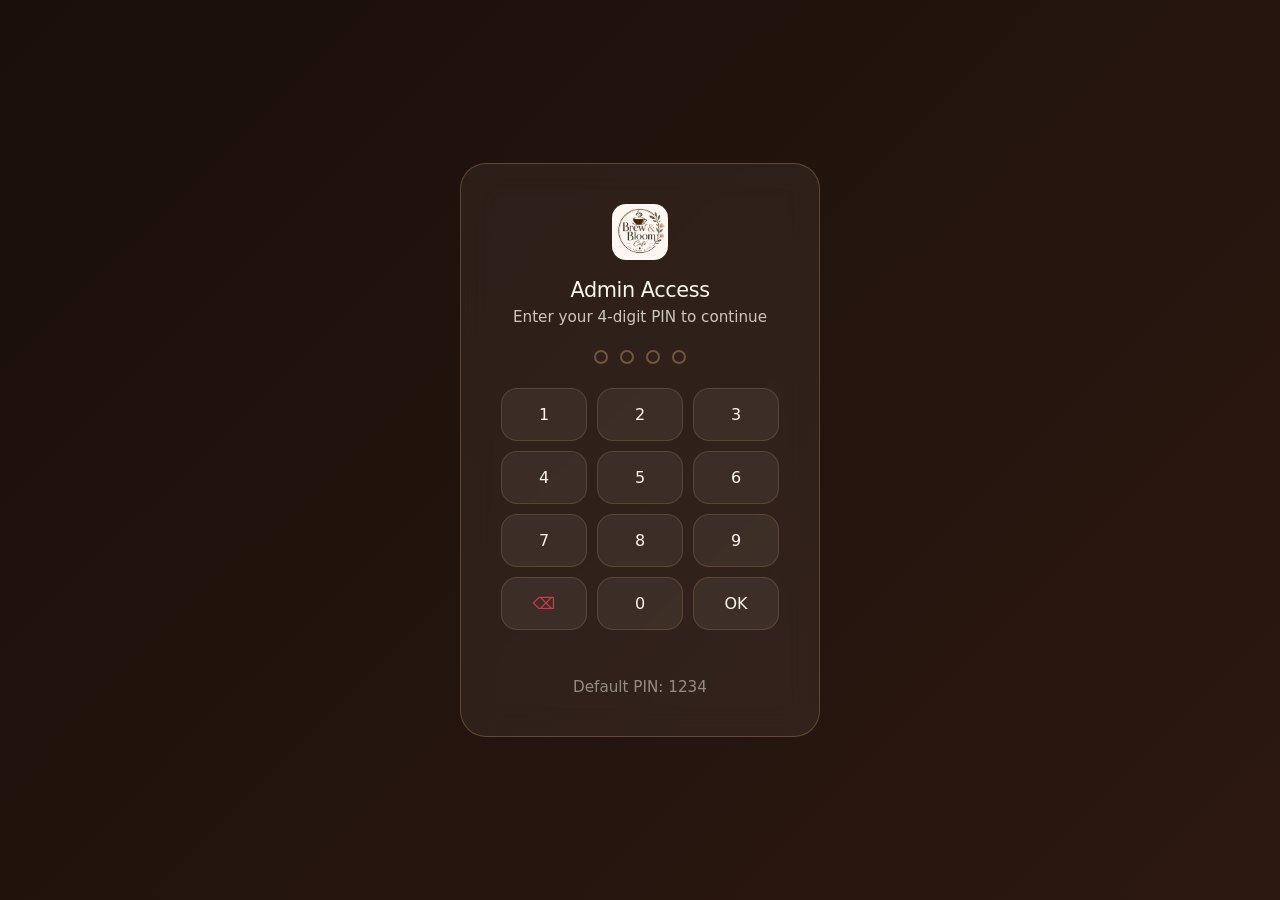
<file: website/admin.html>
<!doctype html>
<html lang="en">
<head>
  <meta charset="UTF-8" />
  <meta name="viewport" content="width=device-width, initial-scale=1.0" />
  <title>Admin Panel | Brew &amp; Bloom</title>
  <link rel="stylesheet" href="./style.css" />
  <style>
    /* ── Layout ── */
    body { overflow-x: hidden; }
    .admin-wrap {
      display: grid;
      grid-template-columns: 240px 1fr;
      min-height: 100vh;
    }
    @media(max-width:760px){ .admin-wrap{ grid-template-columns:1fr; } }

    /* ── Sidebar ── */
    .sidebar {
      position: sticky; top: 0; height: 100vh;
      background: linear-gradient(180deg, rgba(25,14,9,.98), rgba(44,24,16,.96));
      border-right: 1px solid rgba(212,165,116,.18);
      display: flex; flex-direction: column;
      padding: 24px 0; gap: 4px; overflow-y: auto;
    }
    .sidebar-logo {
      display: flex; align-items: center; gap: 12px;
      padding: 0 20px 20px;
      border-bottom: 1px solid rgba(212,165,116,.15);
      margin-bottom: 8px;
    }
    .sidebar-logo img { width: 38px; height: 38px; border-radius: 12px; object-fit: contain; }
    .sidebar-logo-text { font-weight: 900; font-size: .95rem; color: var(--cream); }
    .sidebar-logo-sub  { font-size: .75rem; color: var(--accent); }
    .nav-item {
      display: flex; align-items: center; gap: 12px;
      padding: 12px 20px; cursor: pointer;
      border-left: 3px solid transparent;
      color: rgba(250,245,237,.65); font-weight: 600; font-size: .92rem;
      transition: all .18s; background: transparent; border-top: 0; border-right: 0; border-bottom: 0;
      font: inherit; width: 100%; text-align: left;
    }
    .nav-item:hover { color: var(--cream); background: rgba(250,245,237,.05); }
    .nav-item.active {
      color: var(--accent); border-left-color: var(--accent);
      background: rgba(212,165,116,.08);
    }
    .nav-icon { font-size: 1.1rem; width: 22px; text-align: center; }
    .sidebar-section {
      padding: 14px 20px 6px;
      font-size: .72rem; text-transform: uppercase;
      letter-spacing: .1em; color: rgba(212,165,116,.45); font-weight: 700;
    }

    /* ── Main content ── */
    .admin-main { padding: 28px; overflow-y: auto; }
    .admin-header {
      display: flex; align-items: center; justify-content: space-between;
      margin-bottom: 24px; flex-wrap: wrap; gap: 12px;
    }
    .admin-header h1 { font-size: 1.6rem; font-weight: 900; }

    /* ── Stats cards ── */
    .stats-grid {
      display: grid; grid-template-columns: repeat(auto-fit, minmax(180px,1fr));
      gap: 16px; margin-bottom: 28px;
    }
    .stat-card {
      padding: 20px; border-radius: 20px;
      border: 1px solid rgba(212,165,116,.22);
      background: rgba(250,245,237,.05);
    }
    .stat-icon { font-size: 1.6rem; margin-bottom: 10px; }
    .stat-val  { font-size: 1.8rem; font-weight: 900; color: var(--white); }
    .stat-label{ font-size: .82rem; opacity: .7; margin-top: 4px; }
    .stat-trend{ font-size: .78rem; color: rgba(34,197,94,.85); margin-top: 6px; }

    /* ── Section card ── */
    .section-card {
      border-radius: 20px;
      border: 1px solid rgba(212,165,116,.18);
      background: rgba(250,245,237,.04);
      margin-bottom: 24px; overflow: hidden;
    }
    .section-head {
      padding: 16px 20px;
      border-bottom: 1px solid rgba(212,165,116,.12);
      display: flex; align-items: center; justify-content: space-between;
      font-weight: 800; font-size: 1rem;
    }

    /* ── Table ── */
    .admin-table { width: 100%; border-collapse: collapse; font-size: .88rem; }
    .admin-table th {
      padding: 12px 16px; text-align: left;
      border-bottom: 1px solid rgba(212,165,116,.15);
      color: var(--accent); font-weight: 700; font-size: .78rem;
      text-transform: uppercase; letter-spacing: .06em;
    }
    .admin-table td {
      padding: 12px 16px;
      border-bottom: 1px solid rgba(212,165,116,.08);
      color: rgba(250,245,237,.85);
    }
    .admin-table tr:last-child td { border-bottom: 0; }
    .admin-table tr:hover td { background: rgba(250,245,237,.03); }

    /* ── Status badge ── */
    .status-badge {
      display: inline-flex; align-items: center; gap: 5px;
      padding: 4px 10px; border-radius: 999px; font-size: .75rem; font-weight: 700;
    }
    .status-confirmed { background: rgba(34,197,94,.15); color: rgba(34,197,94,.9); border: 1px solid rgba(34,197,94,.3); }
    .status-pending   { background: rgba(250,204,21,.12); color: rgba(250,204,21,.9); border: 1px solid rgba(250,204,21,.3); }
    .status-cancelled { background: rgba(244,63,94,.12);  color: rgba(244,63,94,.9);  border: 1px solid rgba(244,63,94,.3); }

    /* ── Menu manager ── */
    .menu-item-row {
      display: grid; grid-template-columns: 54px 1fr auto auto;
      gap: 14px; align-items: center;
      padding: 12px 20px;
      border-bottom: 1px solid rgba(212,165,116,.08);
    }
    .menu-item-row:last-child { border-bottom: 0; }
    .menu-item-row img { width: 54px; height: 54px; border-radius: 12px; object-fit: cover; }
    .menu-edit-input {
      background: rgba(0,0,0,.2); border: 1px solid rgba(212,165,116,.2);
      border-radius: 10px; padding: 6px 10px; color: var(--cream);
      font: inherit; font-size: .85rem; width: 90px; text-align: center;
    }
    .toggle-avail {
      width: 42px; height: 24px; border-radius: 999px;
      border: 1px solid rgba(212,165,116,.3);
      background: rgba(250,245,237,.08);
      cursor: pointer; position: relative; transition: background .2s;
      flex-shrink: 0;
    }
    .toggle-avail.on { background: rgba(34,197,94,.3); border-color: rgba(34,197,94,.5); }
    .toggle-avail::after {
      content: ""; position: absolute; top: 3px; left: 3px;
      width: 16px; height: 16px; border-radius: 50%;
      background: rgba(250,245,237,.6); transition: left .2s, background .2s;
    }
    .toggle-avail.on::after { left: 21px; background: rgba(34,197,94,.9); }

    /* ── PIN screen ── */
    .pin-screen {
      position: fixed; inset: 0; z-index: 999;
      background: linear-gradient(135deg, #1a0f0a, #2c1810);
      display: flex; align-items: center; justify-content: center;
    }
    .pin-box {
      padding: 40px; border-radius: 26px;
      border: 1px solid rgba(212,165,116,.3);
      background: rgba(250,245,237,.06);
      backdrop-filter: blur(16px);
      text-align: center; max-width: 360px; width: 90%;
    }
    .pin-dots {
      display: flex; justify-content: center; gap: 12px; margin: 24px 0;
    }
    .pin-dot {
      width: 14px; height: 14px; border-radius: 50%;
      border: 2px solid rgba(212,165,116,.4);
      background: transparent; transition: background .2s;
    }
    .pin-dot.filled { background: var(--accent); border-color: var(--accent); }
    .pin-pad {
      display: grid; grid-template-columns: repeat(3,1fr); gap: 10px; margin-top: 8px;
    }
    .pin-key {
      padding: 16px; border-radius: 16px;
      border: 1px solid rgba(212,165,116,.2);
      background: rgba(250,245,237,.06);
      font-size: 1.2rem; font-weight: 700; color: var(--cream);
      cursor: pointer; font: inherit; transition: background .15s;
    }
    .pin-key:hover { background: rgba(250,245,237,.12); }
    .pin-key.del { color: rgba(244,63,94,.8); }
    .pin-error { color: rgba(244,63,94,.85); font-size: .85rem; margin-top: 12px; min-height: 20px; }

    /* ── Tabs ── */
    .tab-bar {
      display: flex; gap: 8px; flex-wrap: wrap;
      padding: 16px 20px 0;
    }
    .tab-btn {
      padding: 8px 16px; border-radius: 999px;
      border: 1px solid rgba(212,165,116,.2);
      background: transparent; color: rgba(250,245,237,.65);
      font: inherit; font-size: .85rem; font-weight: 600; cursor: pointer;
      transition: all .18s;
    }
    .tab-btn.active {
      background: rgba(212,165,116,.18); border-color: rgba(212,165,116,.6);
      color: var(--accent);
    }

    /* ── Empty state ── */
    .empty-state {
      padding: 40px; text-align: center;
      color: rgba(250,245,237,.4); font-size: .9rem;
    }

    /* ── Responsive ── */
    @media(max-width:760px){
      .sidebar{ position:fixed; left:-240px; z-index:100; transition:left .3s; width:240px; }
      .sidebar.open{ left:0; }
      .admin-main{ padding:16px; }
    }
  </style>
</head>
<body>

<!-- ══════════ PIN LOGIN ══════════ -->
<div class="pin-screen" id="pinScreen">
  <div class="pin-box">
    <img src="./image/logo.png" alt="logo"
         style="width:56px;height:56px;object-fit:contain;border-radius:14px;margin-bottom:14px;" />
    <div class="h2" style="font-size:1.3rem;">Admin Access</div>
    <div class="small muted" style="margin-top:6px;">Enter your 4-digit PIN to continue</div>
    <div class="pin-dots" id="pinDots">
      <div class="pin-dot" id="d0"></div>
      <div class="pin-dot" id="d1"></div>
      <div class="pin-dot" id="d2"></div>
      <div class="pin-dot" id="d3"></div>
    </div>
    <div class="pin-pad">
      <button class="pin-key" data-k="1">1</button>
      <button class="pin-key" data-k="2">2</button>
      <button class="pin-key" data-k="3">3</button>
      <button class="pin-key" data-k="4">4</button>
      <button class="pin-key" data-k="5">5</button>
      <button class="pin-key" data-k="6">6</button>
      <button class="pin-key" data-k="7">7</button>
      <button class="pin-key" data-k="8">8</button>
      <button class="pin-key" data-k="9">9</button>
      <button class="pin-key del" data-k="del">⌫</button>
      <button class="pin-key" data-k="0">0</button>
      <button class="pin-key" data-k="ok">OK</button>
    </div>
    <div class="pin-error" id="pinError"></div>
    <div class="small muted" style="margin-top:16px;opacity:.5;">Default PIN: 1234</div>
  </div>
</div>

<!-- ══════════ ADMIN LAYOUT ══════════ -->
<div class="admin-wrap" id="adminWrap" style="display:none;">

  <!-- Sidebar -->
  <aside class="sidebar" id="sidebar">
    <div class="sidebar-logo">
      <img src="./image/logo.png" alt="logo" />
      <div>
        <div class="sidebar-logo-text">Brew &amp; Bloom</div>
        <div class="sidebar-logo-sub">Admin Panel</div>
      </div>
    </div>

    <div class="sidebar-section">Overview</div>
    <button class="nav-item active" data-page="dashboard">
      <span class="nav-icon">📊</span> Dashboard
    </button>

    <div class="sidebar-section">Orders</div>
    <button class="nav-item" data-page="orders">
      <span class="nav-icon">🛍️</span> All Orders
    </button>
    <button class="nav-item" data-page="reservations">
      <span class="nav-icon">🪑</span> Reservations
    </button>

    <div class="sidebar-section">Catalogue</div>
    <button class="nav-item" data-page="menu">
      <span class="nav-icon">🍽️</span> Menu Manager
    </button>
    <button class="nav-item" data-page="coupons">
      <span class="nav-icon">🎟️</span> Coupons
    </button>

    <div class="sidebar-section">Settings</div>
    <button class="nav-item" data-page="settings">
      <span class="nav-icon">⚙️</span> Settings
    </button>

    <div style="flex:1;"></div>
    <div style="padding:16px 20px; border-top:1px solid rgba(212,165,116,.12); margin-top:8px;">
      <a href="index.html" class="btn btn-ghost ripple"
         style="width:100%;justify-content:center;padding:10px;font-size:.85rem;">
        ← Back to Site
      </a>
      <button id="lockBtn"
         style="width:100%;margin-top:8px;padding:10px;border-radius:999px;border:1px solid rgba(244,63,94,.3);
                background:rgba(244,63,94,.08);color:rgba(244,63,94,.8);font:inherit;font-size:.85rem;
                font-weight:600;cursor:pointer;transition:background .18s;">
        🔒 Lock
      </button>
    </div>
  </aside>

  <!-- Main -->
  <main class="admin-main" id="adminMain">
    <!-- Pages rendered by JS -->
  </main>
</div>

<script src="./data.js"></script>
<script>
'use strict';

/* ══════════════════════════════════════════
   PIN AUTH
══════════════════════════════════════════ */
const ADMIN_PIN = '1234';
let   pinEntry  = '';

function updateDots() {
  for (let i = 0; i < 4; i++) {
    document.getElementById('d' + i).classList.toggle('filled', i < pinEntry.length);
  }
}

document.querySelectorAll('.pin-key').forEach(btn => {
  btn.addEventListener('click', () => {
    const k = btn.dataset.k;
    if (k === 'del') { pinEntry = pinEntry.slice(0, -1); }
    else if (k === 'ok') { checkPin(); }
    else if (pinEntry.length < 4) { pinEntry += k; }
    updateDots();
    if (pinEntry.length === 4 && k !== 'ok') checkPin();
  });
});

document.addEventListener('keydown', e => {
  if (!document.getElementById('pinScreen').style.display !== 'none') return;
  if (e.key >= '0' && e.key <= '9' && pinEntry.length < 4) { pinEntry += e.key; updateDots(); if (pinEntry.length === 4) checkPin(); }
  if (e.key === 'Backspace') { pinEntry = pinEntry.slice(0,-1); updateDots(); }
  if (e.key === 'Enter') checkPin();
});

function checkPin() {
  if (pinEntry === ADMIN_PIN) {
    document.getElementById('pinScreen').style.display = 'none';
    document.getElementById('adminWrap').style.display = 'grid';
    renderPage('dashboard');
  } else {
    document.getElementById('pinError').textContent = '✕ Incorrect PIN. Try again.';
    pinEntry = '';
    updateDots();
    setTimeout(() => document.getElementById('pinError').textContent = '', 2000);
  }
}

document.getElementById('lockBtn').addEventListener('click', () => {
  pinEntry = '';
  updateDots();
  document.getElementById('adminWrap').style.display = 'none';
  document.getElementById('pinScreen').style.display  = 'flex';
});

/* ══════════════════════════════════════════
   DATA HELPERS
══════════════════════════════════════════ */
function getOrders() {
  // Collect from bb_lastOrder_v1 + any seeded demo orders
  const last = safeGet('bb_lastOrder_v1');
  const all  = safeGet('bb_all_orders_v1') || [];
  // Merge last order into list (avoid dupes)
  if (last && !all.find(o => o.orderId === last.orderId)) {
    all.unshift(last);
    localStorage.setItem('bb_all_orders_v1', JSON.stringify(all));
  }
  return all;
}

function getReservations() {
  const last = safeGet('bb_lastReservation_v1');
  const all  = safeGet('bb_all_reservations_v1') || [];
  if (last && !all.find(r => r.reservationId === last.reservationId)) {
    all.unshift(last);
    localStorage.setItem('bb_all_reservations_v1', JSON.stringify(all));
  }
  return all;
}

function safeGet(key) {
  try { return JSON.parse(localStorage.getItem(key) || 'null'); } catch { return null; }
}

function getMenuOverrides() {
  return safeGet('bb_menu_overrides_v1') || {};
}
function saveMenuOverrides(obj) {
  localStorage.setItem('bb_menu_overrides_v1', JSON.stringify(obj));
}

function fmtINR(n) { return '₹ ' + Number(n||0).toLocaleString('en-IN'); }
function fmtDate(iso) {
  if (!iso) return '—';
  const d = new Date(iso);
  return d.toLocaleDateString('en-IN', { day:'2-digit', month:'short', year:'numeric' })
    + ' ' + d.toLocaleTimeString('en-IN', { hour:'2-digit', minute:'2-digit' });
}

/* ══════════════════════════════════════════
   NAVIGATION
══════════════════════════════════════════ */
function renderPage(page) {
  document.querySelectorAll('.nav-item').forEach(b =>
    b.classList.toggle('active', b.dataset.page === page));
  const main = document.getElementById('adminMain');
  const map  = { dashboard, orders, reservations, menu: menuPage, settings };
  if (map[page]) main.innerHTML = map[page]();
  else main.innerHTML = '<div class="empty-state">Page not found.</div>';
  bindPageEvents(page);
}

document.querySelectorAll('.nav-item').forEach(btn =>
  btn.addEventListener('click', () => renderPage(btn.dataset.page)));

/* ══════════════════════════════════════════
   PAGES
══════════════════════════════════════════ */

/* ── Dashboard ── */
function dashboard() {
  const orderList = getOrders();
  const resvList  = getReservations();
  const revenue   = orderList.reduce((s, o) => {
    // try to recompute from cart, fallback 0
    return s + (o.grandTotal || 0);
  }, 0);
  const today = new Date().toDateString();
  const todayOrders = orderList.filter(o => new Date(o.createdAt).toDateString() === today);

  return `
    <div class="admin-header">
      <div>
        <div class="small muted">Welcome back 👋</div>
        <h1>Dashboard</h1>
      </div>
      <div class="small muted">${new Date().toLocaleDateString('en-IN',{weekday:'long',day:'numeric',month:'long'})}</div>
    </div>

    <div class="stats-grid">
      <div class="stat-card glass">
        <div class="stat-icon">🛍️</div>
        <div class="stat-val">${orderList.length}</div>
        <div class="stat-label">Total Orders</div>
        <div class="stat-trend">↑ ${todayOrders.length} today</div>
      </div>
      <div class="stat-card glass">
        <div class="stat-icon">💰</div>
        <div class="stat-val">${fmtINR(revenue)}</div>
        <div class="stat-label">Total Revenue</div>
        <div class="stat-trend">From confirmed orders</div>
      </div>
      <div class="stat-card glass">
        <div class="stat-icon">🪑</div>
        <div class="stat-val">${resvList.length}</div>
        <div class="stat-label">Reservations</div>
        <div class="stat-trend">Table bookings</div>
      </div>
      <div class="stat-card glass">
        <div class="stat-icon">🍽️</div>
        <div class="stat-val">${(window.BREWBLOOM_DISHES||[]).length}</div>
        <div class="stat-label">Menu Items</div>
        <div class="stat-trend">Across all categories</div>
      </div>
    </div>

    <!-- Recent orders -->
    <div class="section-card">
      <div class="section-head">
        <span>🕐 Recent Orders</span>
        <button class="btn btn-ghost ripple" style="padding:6px 14px;font-size:.82rem;"
                onclick="renderPage('orders')">View all →</button>
      </div>
      ${orderList.length ? `
      <div style="overflow-x:auto;">
        <table class="admin-table">
          <thead><tr>
            <th>Order ID</th><th>Tracking</th><th>Mode</th><th>Method</th><th>Date</th><th>Status</th>
          </tr></thead>
          <tbody>${orderList.slice(0,5).map(o => `
            <tr>
              <td><b style="color:var(--accent)">${o.orderId||'—'}</b></td>
              <td>${o.trackingId||'—'}</td>
              <td>${o.deliveryMode||'—'}</td>
              <td>${o.payment?.method||'—'}</td>
              <td>${fmtDate(o.createdAt)}</td>
              <td><span class="status-badge status-confirmed">✓ ${o.status||'Confirmed'}</span></td>
            </tr>`).join('')}
          </tbody>
        </table>
      </div>` : '<div class="empty-state">No orders yet. Place an order from the site to see it here.</div>'}
    </div>

    <!-- Recent reservations -->
    <div class="section-card">
      <div class="section-head">
        <span>🪑 Recent Reservations</span>
        <button class="btn btn-ghost ripple" style="padding:6px 14px;font-size:.82rem;"
                onclick="renderPage('reservations')">View all →</button>
      </div>
      ${resvList.length ? `
      <div style="overflow-x:auto;">
        <table class="admin-table">
          <thead><tr><th>ID</th><th>Name</th><th>Table</th><th>Guests</th><th>Slot</th><th>Date</th></tr></thead>
          <tbody>${resvList.slice(0,5).map(r => `
            <tr>
              <td><b style="color:var(--accent)">${r.reservationId||'—'}</b></td>
              <td>${r.name||'—'}</td>
              <td>${r.table||'—'}</td>
              <td>${r.guests||'—'}</td>
              <td>${r.slot||'—'}</td>
              <td>${fmtDate(r.createdAt)}</td>
            </tr>`).join('')}
          </tbody>
        </table>
      </div>` : '<div class="empty-state">No reservations yet.</div>'}
    </div>`;
}

/* ── Orders page ── */
function orders() {
  const list = getOrders();
  return `
    <div class="admin-header">
      <h1>🛍️ All Orders</h1>
      <button class="btn btn-ghost ripple" style="padding:8px 16px;font-size:.85rem;"
              id="clearOrders">🗑️ Clear All</button>
    </div>
    <div class="section-card">
      ${list.length ? `
      <div style="overflow-x:auto;">
        <table class="admin-table">
          <thead><tr>
            <th>Order ID</th><th>Invoice</th><th>Tracking</th>
            <th>Mode</th><th>Payment</th><th>Tx ID</th><th>Date</th><th>Status</th>
          </tr></thead>
          <tbody>${list.map(o => `
            <tr>
              <td><b style="color:var(--accent)">${o.orderId||'—'}</b></td>
              <td>${o.invoiceNumber||'—'}</td>
              <td>${o.trackingId||'—'}</td>
              <td><span class="status-badge status-pending">${o.deliveryMode||'—'}</span></td>
              <td>${o.payment?.method||'—'}</td>
              <td style="font-size:.78rem;opacity:.7;">${o.payment?.transactionId||'—'}</td>
              <td style="white-space:nowrap;">${fmtDate(o.createdAt)}</td>
              <td><span class="status-badge status-confirmed">✓ ${o.status||'Confirmed'}</span></td>
            </tr>`).join('')}
          </tbody>
        </table>
      </div>` : '<div class="empty-state">No orders found. Place an order from the customer site.</div>'}
    </div>`;
}

/* ── Reservations page ── */
function reservations() {
  const list = getReservations();
  return `
    <div class="admin-header">
      <h1>🪑 Reservations</h1>
      <button class="btn btn-ghost ripple" style="padding:8px 16px;font-size:.85rem;"
              id="clearReservations">🗑️ Clear All</button>
    </div>
    <div class="section-card">
      ${list.length ? `
      <div style="overflow-x:auto;">
        <table class="admin-table">
          <thead><tr>
            <th>Res. ID</th><th>Name</th><th>Phone</th>
            <th>Table</th><th>Seats</th><th>Guests</th><th>Slot</th><th>Notes</th><th>Date</th>
          </tr></thead>
          <tbody>${list.map(r => `
            <tr>
              <td><b style="color:var(--accent)">${r.reservationId||'—'}</b></td>
              <td>${r.name||'—'}</td>
              <td>${r.phone||'—'}</td>
              <td>${r.table||'—'}</td>
              <td>${r.capacity||'—'}</td>
              <td>${r.guests||'—'}</td>
              <td><span class="status-badge status-confirmed">${r.slot||'—'}</span></td>
              <td style="max-width:160px;white-space:nowrap;overflow:hidden;text-overflow:ellipsis;">
                ${r.notes||'—'}</td>
              <td style="white-space:nowrap;">${fmtDate(r.createdAt)}</td>
            </tr>`).join('')}
          </tbody>
        </table>
      </div>` : '<div class="empty-state">No reservations yet.</div>'}
    </div>`;
}

/* ── Menu Manager page ── */
function menuPage() {
  const dishes    = window.BREWBLOOM_DISHES    || [];
  const cats      = window.BREWBLOOM_CATEGORIES|| [];
  const overrides = getMenuOverrides();

  const catTabs = cats.map((c,i) =>
    `<button class="tab-btn${i===0?' active':''}" data-cat="${c.id}">${c.emoji} ${c.name}</button>`
  ).join('');

  const rows = cats.map(cat => {
    const catDishes = dishes.filter(d => d.categoryId === cat.id);
    return `<div class="cat-group" data-group="${cat.id}" style="${cat===cats[0]?'':'display:none'}">
      ${catDishes.map(d => {
        const ov = overrides[d.id] || {};
        const price = ov.price ?? d.price;
        const avail = ov.available !== false;
        return `
        <div class="menu-item-row">
          <img src="${d.image}" alt="${d.name}" />
          <div>
            <div style="font-weight:700;font-size:.92rem;">${d.name}</div>
            <div class="small muted">${d.veg?'🥦 Veg':'🍗 Non-Veg'} • ⭐ ${d.rating} • ${d.timeMin} min</div>
          </div>
          <div style="display:flex;flex-direction:column;gap:6px;align-items:center;">
            <div class="small muted" style="font-size:.7rem;">Price</div>
            <input class="menu-edit-input" data-price="${d.id}" value="${price}" type="number" min="1" />
          </div>
          <div style="display:flex;flex-direction:column;gap:6px;align-items:center;">
            <div class="small muted" style="font-size:.7rem;">${avail?'Active':'Off'}</div>
            <button class="toggle-avail${avail?' on':''}" data-toggle="${d.id}" title="Toggle availability"></button>
          </div>
        </div>`;
      }).join('')}
    </div>`;
  }).join('');

  return `
    <div class="admin-header">
      <h1>🍽️ Menu Manager</h1>
      <button class="btn btn-primary ripple" id="saveMenuBtn" style="padding:10px 20px;">
        💾 Save Changes
      </button>
    </div>
    <div class="small muted" style="margin-bottom:18px;line-height:1.6;">
      Edit prices and toggle item availability. Changes are saved locally and reflected on the customer site.
    </div>
    <div class="section-card">
      <div class="tab-bar" id="catTabs">${catTabs}</div>
      <div id="menuRows" style="margin-top:4px;">${rows}</div>
    </div>`;
}

/* ── Coupon Manager page ── */
function coupons() {
  const DEFAULT = [
    { code:'GOLD10',    type:'pct',  pct:0.10, max:100, active:true, description:'10% off subtotal (max ₹100)' },
    { code:'BLOOM20',   type:'pct',  pct:0.20, max:180, active:true, description:'20% off subtotal (max ₹180)' },
    { code:'WELCOME50', type:'flat', flat:50,            active:true, description:'₹50 flat discount' }
  ];
  let list;
  try { list = JSON.parse(localStorage.getItem('bb_coupons_v1') || 'null'); } catch { list = null; }
  if (!Array.isArray(list)) list = DEFAULT;

  function rowHtml(c, i) {
    return `
    <tr data-coupon-row="${i}">
      <td><b style="color:var(--accent);letter-spacing:.04em;">${c.code}</b></td>
      <td>
        ${c.type === 'pct'
          ? `<span class="status-badge status-pending">% ${Math.round(c.pct*100)}% off</span>`
          : `<span class="status-badge status-confirmed">₹ Flat ₹${c.flat}</span>`}
      </td>
      <td>${c.description || '—'}</td>
      <td>
        <button class="toggle-avail${c.active!==false?' on':''}"
                data-ctoggle="${i}" title="Toggle active"></button>
      </td>
      <td>
        <button class="btn btn-ghost ripple" data-cedit="${i}"
                style="padding:6px 12px;font-size:.78rem;">✏️ Edit</button>
        <button class="btn btn-ghost ripple" data-cdel="${i}"
                style="padding:6px 12px;font-size:.78rem;color:rgba(244,63,94,.8);margin-left:6px;">🗑️</button>
      </td>
    </tr>`;
  }

  return `
    <div class="admin-header">
      <div>
        <div class="small muted">Manage discount codes</div>
        <h1>🎟️ Coupons</h1>
      </div>
      <button class="btn btn-primary ripple" id="addCouponBtn" style="padding:10px 20px;">
        + New Coupon
      </button>
    </div>

    <div class="small muted" style="margin-bottom:18px;line-height:1.65;">
      Coupons created here are instantly available on the customer site cart.
      Toggle them on/off without deleting.
    </div>

    <!-- Add / Edit form (hidden by default) -->
    <div class="section-card" id="couponForm" style="display:none;margin-bottom:18px;">
      <div class="section-head">
        <span id="couponFormTitle">➕ New Coupon</span>
        <button class="btn btn-ghost ripple" id="cancelCouponBtn" style="padding:6px 14px;font-size:.82rem;">Cancel</button>
      </div>
      <div style="padding:20px;display:grid;grid-template-columns:repeat(auto-fit,minmax(200px,1fr));gap:14px;">
        <div class="field">
          <label class="label">Coupon Code *</label>
          <input class="input" id="cf_code" placeholder="e.g. SAVE30" style="text-transform:uppercase;" maxlength="20" />
        </div>
        <div class="field">
          <label class="label">Type *</label>
          <select class="input" id="cf_type">
            <option value="pct">Percentage (%)</option>
            <option value="flat">Flat Amount (₹)</option>
          </select>
        </div>
        <div class="field" id="cf_pct_wrap">
          <label class="label">Discount % *</label>
          <input class="input" id="cf_pct" type="number" min="1" max="100" placeholder="e.g. 15" />
        </div>
        <div class="field" id="cf_max_wrap">
          <label class="label">Max Discount ₹</label>
          <input class="input" id="cf_max" type="number" min="0" placeholder="e.g. 150 (optional)" />
        </div>
        <div class="field" id="cf_flat_wrap" style="display:none;">
          <label class="label">Flat Amount ₹ *</label>
          <input class="input" id="cf_flat" type="number" min="1" placeholder="e.g. 50" />
        </div>
        <div class="field" style="grid-column:1/-1;">
          <label class="label">Description</label>
          <input class="input" id="cf_desc" placeholder="e.g. 15% off on orders above ₹300" />
        </div>
        <div style="grid-column:1/-1;display:flex;gap:10px;align-items:center;">
          <button class="btn btn-primary ripple" id="saveCouponBtn" style="padding:10px 22px;">
            💾 Save Coupon
          </button>
          <div id="couponSaveMsg" style="font-size:.85rem;min-height:18px;"></div>
        </div>
      </div>
    </div>

    <!-- Coupon list -->
    <div class="section-card">
      <div class="section-head"><span>Active Coupons</span>
        <span class="small muted" id="couponCount">${list.length} coupon(s)</span>
      </div>
      <div style="overflow-x:auto;">
        <table class="admin-table" id="couponTable">
          <thead><tr>
            <th>Code</th><th>Type</th><th>Description</th><th>Active</th><th>Actions</th>
          </tr></thead>
          <tbody id="couponTbody">${list.map(rowHtml).join('')}</tbody>
        </table>
        ${list.length === 0 ? '<div class="empty-state">No coupons yet. Click "+ New Coupon" to add one.</div>' : ''}
      </div>
    </div>`;
}

/* ── Settings page ── */
function settings() {
  const currentPin = ADMIN_PIN;
  return `
    <div class="admin-header"><h1>⚙️ Settings</h1></div>

    <div class="section-card">
      <div class="section-head">🔑 Change Admin PIN</div>
      <div style="padding:20px;display:flex;flex-direction:column;gap:14px;max-width:360px;">
        <div class="field">
          <label class="label">New PIN (4 digits)</label>
          <input class="input" id="newPin" type="password" maxlength="4"
                 inputmode="numeric" placeholder="Enter new PIN" />
        </div>
        <div class="field">
          <label class="label">Confirm PIN</label>
          <input class="input" id="confirmPin" type="password" maxlength="4"
                 inputmode="numeric" placeholder="Confirm new PIN" />
        </div>
        <button class="btn btn-primary ripple" id="savePinBtn" style="justify-content:center;">
          Update PIN
        </button>
        <div id="pinSaveMsg" style="min-height:18px;font-size:.85rem;"></div>
      </div>
    </div>

    <div class="section-card" style="margin-top:0;">
      <div class="section-head">🗄️ Data Management</div>
      <div style="padding:20px;display:flex;flex-direction:column;gap:12px;">
        <div class="small muted" style="line-height:1.6;">
          All data is stored in the browser's localStorage. Use these actions carefully.
        </div>
        <div style="display:flex;gap:12px;flex-wrap:wrap;">
          <button class="btn btn-ghost ripple" id="exportBtn" style="padding:10px 18px;">
            📥 Export Orders JSON
          </button>
          <button class="btn btn-ghost ripple" id="clearAllBtn"
                  style="padding:10px 18px;border-color:rgba(244,63,94,.3);color:rgba(244,63,94,.8);">
            🗑️ Clear All Data
          </button>
        </div>
      </div>
    </div>

    <div class="section-card">
      <div class="section-head">ℹ️ About</div>
      <div style="padding:20px;" class="small muted">
        <div>Brew &amp; Bloom Admin Panel — Demo Version</div>
        <div style="margin-top:6px;">Data stored in localStorage. No backend required.</div>
        <div style="margin-top:6px;">To connect a real backend, replace localStorage calls with API calls.</div>
      </div>
    </div>`;
}

/* ══════════════════════════════════════════
   PAGE EVENT BINDINGS
══════════════════════════════════════════ */
function bindPageEvents(page) {

  if (page === 'orders') {
    document.getElementById('clearOrders')?.addEventListener('click', () => {
      if (confirm('Clear all orders? This cannot be undone.')) {
        localStorage.removeItem('bb_all_orders_v1');
        localStorage.removeItem('bb_lastOrder_v1');
        renderPage('orders');
      }
    });
  }

  if (page === 'reservations') {
    document.getElementById('clearReservations')?.addEventListener('click', () => {
      if (confirm('Clear all reservations?')) {
        localStorage.removeItem('bb_all_reservations_v1');
        localStorage.removeItem('bb_lastReservation_v1');
        renderPage('reservations');
      }
    });
  }

  if (page === 'menu') {
    // Tab switching
    document.getElementById('catTabs')?.addEventListener('click', e => {
      const btn = e.target.closest('.tab-btn');
      if (!btn) return;
      const cat = btn.dataset.cat;
      document.querySelectorAll('.tab-btn').forEach(b => b.classList.toggle('active', b.dataset.cat === cat));
      document.querySelectorAll('.cat-group').forEach(g => {
        g.style.display = g.dataset.group === cat ? '' : 'none';
      });
    });

    // Toggle availability
    document.querySelectorAll('.toggle-avail').forEach(btn => {
      btn.addEventListener('click', () => {
        btn.classList.toggle('on');
        const prev = btn.previousElementSibling;
        if (prev) prev.textContent = btn.classList.contains('on') ? 'Active' : 'Off';
      });
    });

    // Save changes
    document.getElementById('saveMenuBtn')?.addEventListener('click', () => {
      const overrides = getMenuOverrides();
      document.querySelectorAll('.menu-edit-input').forEach(inp => {
        const id = inp.dataset.price;
        if (!overrides[id]) overrides[id] = {};
        overrides[id].price = Number(inp.value) || 0;
      });
      document.querySelectorAll('.toggle-avail').forEach(btn => {
        const id = btn.dataset.toggle;
        if (!overrides[id]) overrides[id] = {};
        overrides[id].available = btn.classList.contains('on');
      });
      saveMenuOverrides(overrides);
      const sb = document.getElementById('saveMenuBtn');
      sb.textContent = '✓ Saved!';
      setTimeout(() => sb.textContent = '💾 Save Changes', 2000);
    });
  }

  if (page === 'settings') {
    document.getElementById('savePinBtn')?.addEventListener('click', () => {
      const np  = document.getElementById('newPin').value;
      const cp  = document.getElementById('confirmPin').value;
      const msg = document.getElementById('pinSaveMsg');
      if (!/^\d{4}$/.test(np)) { msg.style.color='rgba(244,63,94,.85)'; msg.textContent='PIN must be exactly 4 digits.'; return; }
      if (np !== cp)            { msg.style.color='rgba(244,63,94,.85)'; msg.textContent='PINs do not match.'; return; }
      // In a real app this would be stored securely on a server
      localStorage.setItem('bb_admin_pin_v1', np);
      msg.style.color = 'rgba(34,197,94,.85)';
      msg.textContent = '✓ PIN updated (session only — page refresh resets to default 1234).';
    });

    document.getElementById('exportBtn')?.addEventListener('click', () => {
      const data = {
        orders:       getOrders(),
        reservations: getReservations(),
        exported:     new Date().toISOString()
      };
      const blob = new Blob([JSON.stringify(data, null, 2)], { type: 'application/json' });
      const url  = URL.createObjectURL(blob);
      const a    = document.createElement('a');
      a.href = url; a.download = 'brewbloom_export.json';
      document.body.appendChild(a); a.click(); a.remove();
      URL.revokeObjectURL(url);
    });

    document.getElementById('clearAllBtn')?.addEventListener('click', () => {
      if (confirm('This will delete ALL orders, reservations, cart, and menu overrides. Are you sure?')) {
        ['bb_cart_v1','bb_favs_v1','bb_orderDraft_v1','bb_lastOrder_v1',
         'bb_lastReservation_v1','bb_all_orders_v1','bb_all_reservations_v1','bb_menu_overrides_v1']
          .forEach(k => localStorage.removeItem(k));
        alert('All data cleared.');
        renderPage('settings');
      }
    });
  }
}

/* ══════════════════════════════════════════
   SEED DEMO DATA (if empty)
══════════════════════════════════════════ */
function seedDemoData() {
  const orders = safeGet('bb_all_orders_v1') || [];
  if (orders.length > 0) return; // already has data

  const demoOrders = [
    { orderId:'ORD-001234', invoiceNumber:'INV-001', trackingId:'TRK-991234',
      status:'Confirmed', deliveryMode:'homeDelivery', createdAt: new Date(Date.now()-3600000).toISOString(),
      payment:{ method:'upi', transactionId:'TX-881234', paidAt:new Date().toISOString() } },
    { orderId:'ORD-002345', invoiceNumber:'INV-002', trackingId:'TRK-992345',
      status:'Confirmed', deliveryMode:'dineIn', createdAt: new Date(Date.now()-7200000).toISOString(),
      payment:{ method:'creditCard', transactionId:'TX-882345', paidAt:new Date().toISOString() } },
    { orderId:'ORD-003456', invoiceNumber:'INV-003', trackingId:'TRK-993456',
      status:'Confirmed', deliveryMode:'takeAway', createdAt: new Date(Date.now()-86400000).toISOString(),
      payment:{ method:'googlePay', transactionId:'TX-883456', paidAt:new Date().toISOString() } },
  ];
  const demoReservations = [
    { reservationId:'RSV-001', name:'Priya Sharma', phone:'9876543210',
      table:'T3', capacity:4, guests:3, slot:'07:30 PM', notes:'Anniversary dinner',
      createdAt: new Date(Date.now()-1800000).toISOString() },
    { reservationId:'RSV-002', name:'Arjun Mehta', phone:'9123456789',
      table:'T7', capacity:2, guests:2, slot:'12:00 PM', notes:'',
      createdAt: new Date(Date.now()-3600000).toISOString() },
  ];

  localStorage.setItem('bb_all_orders_v1',       JSON.stringify(demoOrders));
  localStorage.setItem('bb_all_reservations_v1', JSON.stringify(demoReservations));
}

seedDemoData();
</script>
</body>
</html>
</file>
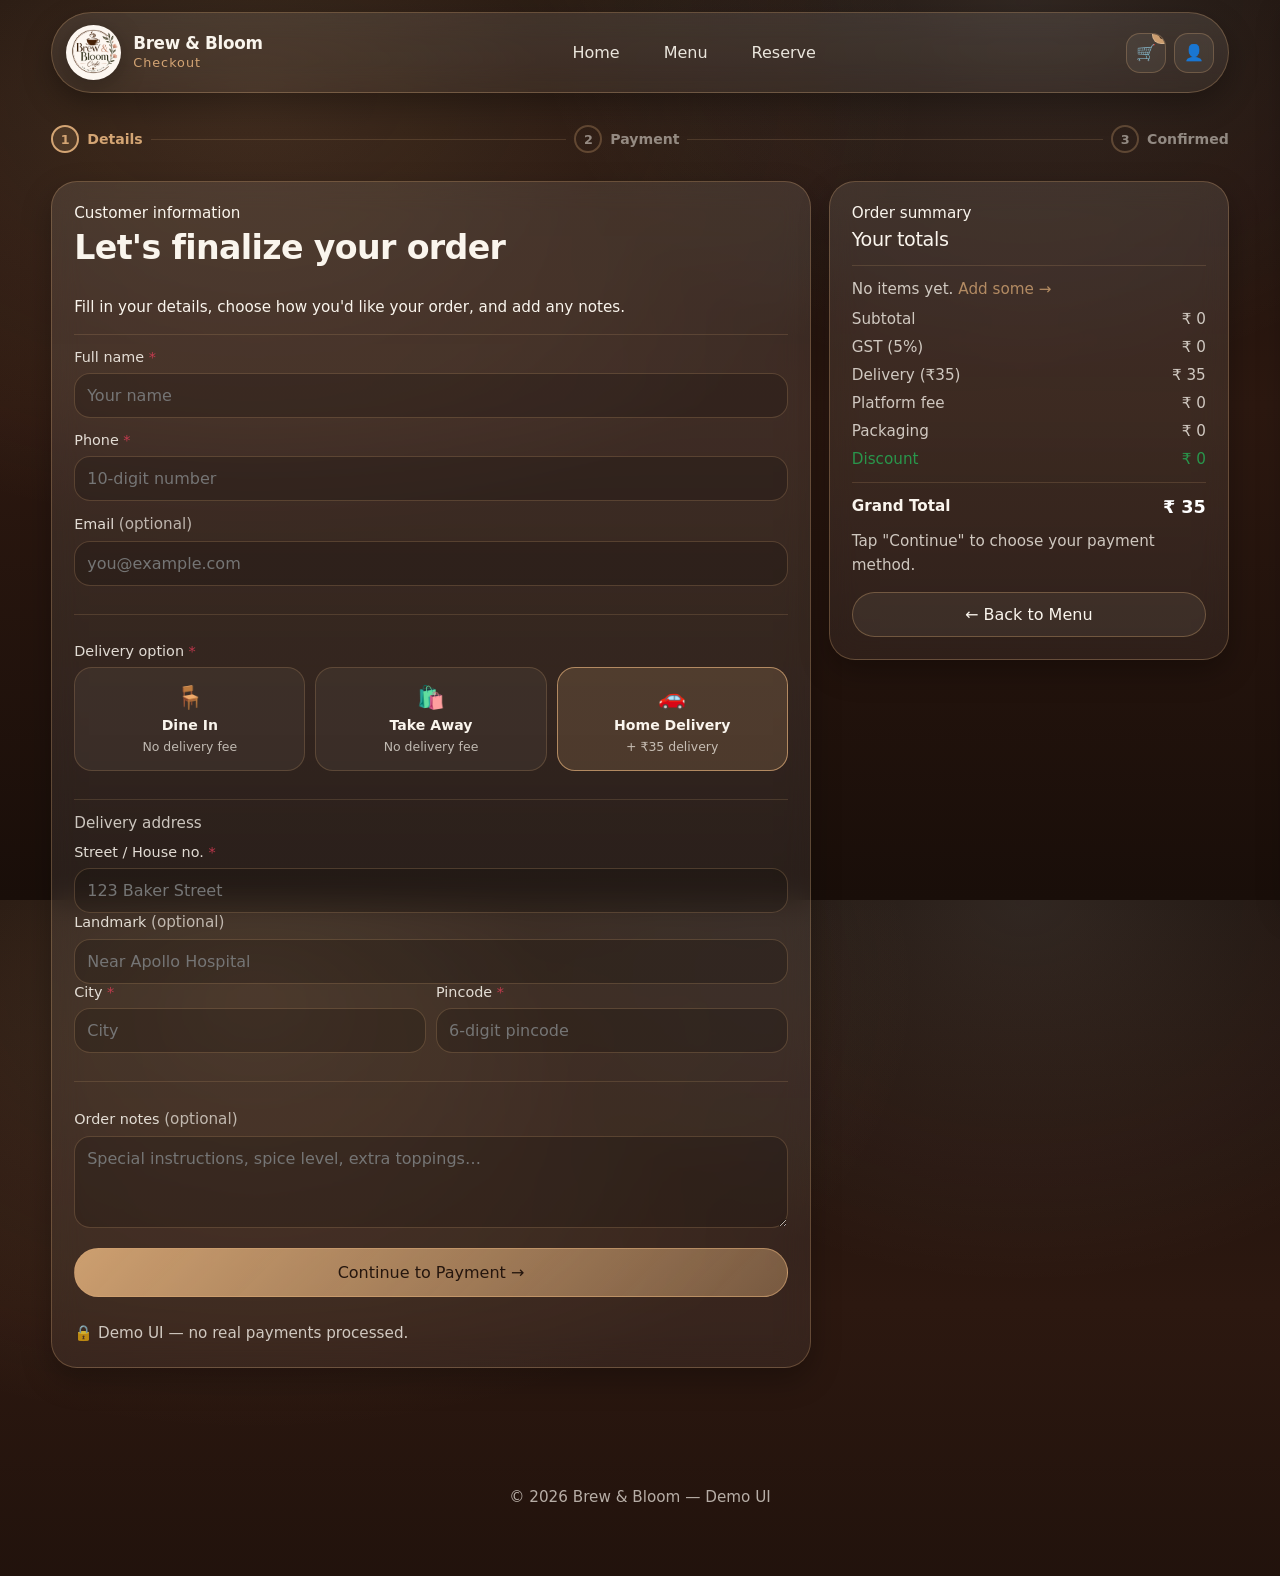
<file: website/checkout.html>
<!doctype html>
<html lang="en">
<head>
  <meta charset="UTF-8" />
  <meta name="viewport" content="width=device-width, initial-scale=1.0" />
  <meta name="description" content="Brew &amp; Bloom checkout — delivery/pickup/dine-in and order notes." />
  <title>Checkout | Brew &amp; Bloom</title>
  <link rel="stylesheet" href="./style.css" />
  <style>
    .icon-count{
      position:absolute; top:-8px; right:-8px;
      min-width:18px; height:18px; padding:0 5px;
      display:inline-flex; align-items:center; justify-content:center;
      border-radius:999px;
      background:rgba(212,165,116,.95);
      color:#25160e; font-weight:800; font-size:.75rem;
      border:1px solid rgba(250,245,237,.22);
    }
    .profile{ position:relative; }
    .dropdown{
      position:absolute; right:0; top:50px;
      width:min(220px,80vw);
      display:none;
      border-radius:18px; overflow:hidden;
      border:1px solid rgba(212,165,116,.30);
      background:rgba(17,10,7,.85);
      backdrop-filter:blur(16px);
      -webkit-backdrop-filter:blur(16px);
      box-shadow:var(--shadow2);
      z-index:200;
    }
    .dropdown.open{ display:block; }
    .dropdown a, .dropdown button{
      width:100%; display:flex; align-items:center; justify-content:space-between;
      padding:13px 16px; border:0; background:transparent;
      color:rgba(250,245,237,.92); cursor:pointer; font-weight:600; font-size:.95rem;
      text-decoration:none;
    }
    .dropdown a:hover, .dropdown button:hover{ background:rgba(250,245,237,.07); }

    /* Delivery mode toggle */
    .mode-grid{
      display:grid; grid-template-columns:repeat(3,1fr); gap:10px;
    }
    .mode-label{
      display:flex; flex-direction:column; align-items:center; justify-content:center;
      gap:6px; padding:16px 10px;
      border-radius:18px;
      border:1px solid rgba(212,165,116,.22);
      background:rgba(250,245,237,.05);
      cursor:pointer;
      transition:background .18s, border-color .18s;
      text-align:center;
    }
    .mode-label:hover{ background:rgba(250,245,237,.09); border-color:rgba(212,165,116,.45); }
    .mode-label input{ display:none; }
    .mode-label.selected{
      background:rgba(212,165,116,.18);
      border-color:rgba(212,165,116,.75);
    }
    .mode-icon{ font-size:1.4rem; }
    .mode-name{ font-size:.88rem; font-weight:700; }
    .mode-note{ font-size:.78rem; opacity:.7; }

    /* Step progress indicator */
    .steps{
      display:flex; align-items:center; gap:0;
      margin-bottom:28px;
    }
    .step{
      display:flex; align-items:center; gap:8px;
      font-size:.88rem; font-weight:600;
      color:rgba(250,245,237,.5);
    }
    .step.active{ color:var(--accent); }
    .step.done{ color:rgba(34,197,94,.85); }
    .step-dot{
      width:28px; height:28px; border-radius:50%;
      border:2px solid rgba(212,165,116,.3);
      display:flex; align-items:center; justify-content:center;
      font-size:.8rem; font-weight:800;
    }
    .step.active .step-dot{ border-color:var(--accent); background:rgba(212,165,116,.15); color:var(--accent); }
    .step.done .step-dot{ border-color:rgba(34,197,94,.7); background:rgba(34,197,94,.12); color:rgba(34,197,94,.9); }
    .step-line{ flex:1; height:1px; background:rgba(212,165,116,.18); margin:0 8px; }

    /* Validation error */
    .field-error{ color:rgba(244,63,94,.9); font-size:.85rem; margin-top:2px; display:none; }
    .field-error.show{ display:block; }
    input.invalid, textarea.invalid{ border-color:rgba(244,63,94,.6) !important; }

    @media(max-width:860px){
      .hero-grid{ grid-template-columns:1fr !important; }
    }
  </style>
</head>

<body>

  <!-- ══════════════════ NAVBAR ══════════════════ -->
  <header class="navbar">
    <div class="container">
      <div class="navbar-inner glass">

        <div class="brand" role="banner">
          <img src="./image/logo.png" alt="Brew &amp; Bloom logo" class="logo" />
          <div>
            <h1 class="h1" style="font-size:1.05rem;">Brew &amp; Bloom</h1>
            <span>Checkout</span>
          </div>
        </div>

        <nav class="nav-links" aria-label="Primary navigation">
          <a href="index.html">Home</a>
          <a href="menu.html">Menu</a>
          <a href="reserve.html">Reserve</a>
        </nav>

        <div style="display:flex; align-items:center; gap:8px;">
          <button class="icon-btn ripple" id="cartBtn" aria-label="Open cart" style="position:relative;">
            🛒
            <span class="icon-count" data-cart-count>0</span>
          </button>

          <div class="profile">
            <button class="icon-btn ripple" id="profileBtn" aria-label="Account menu">👤</button>
            <div class="dropdown" id="profileDropdown">
              <a href="menu.html"><span>🍽️ Menu</span><span>→</span></a>
              <a href="reserve.html"><span>🪑 Reservations</span><span>→</span></a>
              <button type="button" id="signOutBtn"><span>🚪 Sign out</span><span>⟂</span></button>
            </div>
          </div>
        </div>

      </div>
    </div>
  </header>

  <!-- ══════════════════ CART DRAWER ══════════════════ -->
  <div class="drawer-overlay" id="drawerOverlay"></div>
  <aside class="drawer glass" id="cartDrawer" aria-label="Shopping cart">
    <div class="drawer-header">
      <div style="font-weight:900;">🛒 Your Cart</div>
      <button class="icon-btn ripple" id="cartCloseBtn" aria-label="Close cart">✕</button>
    </div>
    <div class="drawer-body">
      <div data-cart-items></div>
      <div class="hr"></div>
      <div class="line"><div class="small muted">Subtotal</div><div class="small muted" data-t-subtotal>₹ 0</div></div>
      <div class="line"><div class="small muted">GST</div><div class="small muted" data-t-gst>₹ 0</div></div>
      <div class="line"><div class="small muted">Delivery</div><div class="small muted" data-t-delivery>₹ 0</div></div>
      <div class="line"><div class="small muted">Platform fee</div><div class="small muted" data-t-platform>₹ 0</div></div>
      <div class="line"><div class="small muted">Packaging</div><div class="small muted" data-t-packaging>₹ 0</div></div>
      <div class="line"><div class="small muted" style="color:rgba(34,197,94,.9);">Discount</div>
           <div class="small muted" style="color:rgba(34,197,94,.9);" data-t-discount>₹ 0</div></div>
      <div class="hr"></div>
      <div class="line">
        <b>Grand Total</b>
        <div class="total" data-t-grand>₹ 0</div>
      </div>
    </div>
  </aside>

  <!-- ══════════════════ MAIN ══════════════════ -->
  <main class="section" style="padding-top:20px;">
    <div class="container">

      <!-- Step indicator -->
      <div class="steps reveal">
        <div class="step active">
          <div class="step-dot">1</div>
          <span>Details</span>
        </div>
        <div class="step-line"></div>
        <div class="step">
          <div class="step-dot">2</div>
          <span>Payment</span>
        </div>
        <div class="step-line"></div>
        <div class="step">
          <div class="step-dot">3</div>
          <span>Confirmed</span>
        </div>
      </div>

      <div class="hero-grid" style="grid-template-columns:1fr 400px; align-items:start; gap:18px;">

        <!-- ── Left: form ── -->
        <section class="glass card" style="padding:22px; border-radius:26px;">
          <div class="small muted reveal">Customer information</div>
          <h2 class="h2 reveal" style="margin-top:6px;">Let's finalize your order</h2>
          <p class="small muted reveal" style="margin-top:8px; line-height:1.6;">
            Fill in your details, choose how you'd like your order, and add any notes.
          </p>

          <div class="hr"></div>

          <form id="checkoutForm" class="form" novalidate>

            <!-- Name -->
            <div class="field">
              <label class="label" for="cName">Full name <span style="color:rgba(244,63,94,.8);">*</span></label>
              <input class="input" id="cName" name="name" placeholder="Your name" autocomplete="name" />
              <div class="field-error" id="errName">Please enter your name.</div>
            </div>

            <!-- Phone -->
            <div class="field">
              <label class="label" for="cPhone">Phone <span style="color:rgba(244,63,94,.8);">*</span></label>
              <input class="input" id="cPhone" name="phone" placeholder="10-digit number" type="tel" autocomplete="tel" />
              <div class="field-error" id="errPhone">Please enter a valid phone number.</div>
            </div>

            <!-- Email -->
            <div class="field">
              <label class="label" for="cEmail">Email <span class="small muted">(optional)</span></label>
              <input class="input" id="cEmail" name="email" type="email" placeholder="you@example.com" autocomplete="email" />
            </div>

            <div class="hr"></div>

            <!-- Delivery mode -->
            <div class="field">
              <div class="label">Delivery option <span style="color:rgba(244,63,94,.8);">*</span></div>
              <div class="mode-grid" id="modeGrid">
                <label class="mode-label" id="modeDineIn">
                  <input type="radio" name="deliveryMode" value="dineIn" />
                  <span class="mode-icon">🪑</span>
                  <span class="mode-name">Dine In</span>
                  <span class="mode-note">No delivery fee</span>
                </label>
                <label class="mode-label" id="modeTakeAway">
                  <input type="radio" name="deliveryMode" value="takeAway" />
                  <span class="mode-icon">🛍️</span>
                  <span class="mode-name">Take Away</span>
                  <span class="mode-note">No delivery fee</span>
                </label>
                <label class="mode-label selected" id="modeHomeDelivery">
                  <input type="radio" name="deliveryMode" value="homeDelivery" checked />
                  <span class="mode-icon">🚗</span>
                  <span class="mode-name">Home Delivery</span>
                  <span class="mode-note">+ ₹35 delivery</span>
                </label>
              </div>
            </div>

            <!-- Address (shown only for Home Delivery) -->
            <div id="addressSection">
              <div class="hr"></div>
              <div class="small muted" style="margin-bottom:12px;">Delivery address</div>

              <div class="field">
                <label class="label" for="cAddress">Street / House no. <span style="color:rgba(244,63,94,.8);">*</span></label>
                <input class="input" id="cAddress" name="address" placeholder="123 Baker Street" autocomplete="street-address" />
                <div class="field-error" id="errAddress">Please enter your address.</div>
              </div>

              <div class="field">
                <label class="label" for="cLandmark">Landmark <span class="small muted">(optional)</span></label>
                <input class="input" id="cLandmark" name="landmark" placeholder="Near Apollo Hospital" />
              </div>

              <div style="display:grid; grid-template-columns:1fr 1fr; gap:10px;">
                <div class="field">
                  <label class="label" for="cCity">City <span style="color:rgba(244,63,94,.8);">*</span></label>
                  <input class="input" id="cCity" name="city" placeholder="City" autocomplete="address-level2" />
                  <div class="field-error" id="errCity">Required.</div>
                </div>
                <div class="field">
                  <label class="label" for="cPincode">Pincode <span style="color:rgba(244,63,94,.8);">*</span></label>
                  <input class="input" id="cPincode" name="pincode" placeholder="6-digit pincode" inputmode="numeric" maxlength="6" />
                  <div class="field-error" id="errPincode">Enter a valid 6-digit pincode.</div>
                </div>
              </div>
            </div>

            <div class="hr"></div>

            <!-- Notes -->
            <div class="field">
              <label class="label" for="cNotes">Order notes <span class="small muted">(optional)</span></label>
              <textarea class="input" id="cNotes" name="notes"
                        placeholder="Special instructions, spice level, extra toppings…"></textarea>
            </div>

            <button class="btn btn-primary ripple" type="submit"
                    style="justify-content:center; font-size:1rem; padding:14px; margin-top:6px;">
              Continue to Payment →
            </button>

            <div class="small muted" style="margin-top:10px; line-height:1.6;">
              🔒 Demo UI — no real payments processed.
            </div>

          </form>
        </section>

        <!-- ── Right: order summary ── -->
        <aside class="glass card" style="padding:22px; border-radius:26px; position:sticky; top:92px;">
          <div class="small muted reveal">Order summary</div>
          <div class="h2 reveal" style="margin-top:6px; font-size:1.2rem;">Your totals</div>
          <div class="hr"></div>

          <!-- Cart items preview -->
          <div id="summaryItems" style="margin-bottom:12px; display:flex; flex-direction:column; gap:8px;"></div>

          <div class="line"><div class="small muted">Subtotal</div><div class="small muted" data-t-subtotal>₹ 0</div></div>
          <div class="line"><div class="small muted">GST (5%)</div><div class="small muted" data-t-gst>₹ 0</div></div>
          <div class="line"><div class="small muted" id="deliveryLabel">Delivery</div><div class="small muted" data-t-delivery>₹ 0</div></div>
          <div class="line"><div class="small muted">Platform fee</div><div class="small muted" data-t-platform>₹ 0</div></div>
          <div class="line"><div class="small muted">Packaging</div><div class="small muted" data-t-packaging>₹ 0</div></div>
          <div class="line">
            <div class="small muted" style="color:rgba(34,197,94,.9);">Discount</div>
            <div class="small muted" style="color:rgba(34,197,94,.9);" data-t-discount>₹ 0</div>
          </div>

          <div class="hr"></div>
          <div class="line">
            <div><b>Grand Total</b></div>
            <div class="total" data-t-grand>₹ 0</div>
          </div>

          <div class="small muted" style="margin-top:12px; line-height:1.6;">
            Tap "Continue" to choose your payment method.
          </div>

          <a class="btn btn-ghost ripple" href="menu.html"
             style="width:100%; justify-content:center; margin-top:14px;">
            ← Back to Menu
          </a>
        </aside>

      </div><!-- /.hero-grid -->
    </div><!-- /.container -->
  </main>

  <!-- ══════════════════ FOOTER ══════════════════ -->
  <footer class="footer">
    <div class="container">
      <div class="small muted" style="text-align:center;">
        © <span id="year"></span> Brew &amp; Bloom — Demo UI
      </div>
    </div>
  </footer>

  <script src="./data.js"></script>
  <script src="./app.js"></script>
  <script>
    'use strict';

    document.getElementById('year').textContent = new Date().getFullYear();

    /* ── Profile dropdown ───────────────────────── */
    const profileBtn      = document.getElementById('profileBtn');
    const profileDropdown = document.getElementById('profileDropdown');
    profileBtn.addEventListener('click', e => { e.stopPropagation(); profileDropdown.classList.toggle('open'); });
    document.addEventListener('click', () => profileDropdown.classList.remove('open'));

    /* ── Sign out ───────────────────────────────── */
    function signOut() {
      ['bb_cart_v1','bb_favs_v1','bb_orderDraft_v1','bb_lastOrder_v1','bb_lastReservation_v1']
        .forEach(k => localStorage.removeItem(k));
      window.location.href = 'index.html';
    }
    document.getElementById('signOutBtn').addEventListener('click', signOut);

    /* ── Cart drawer ────────────────────────────── */
    const drawerOverlay = document.getElementById('drawerOverlay');
    const cartDrawer    = document.getElementById('cartDrawer');
    const cartBtn       = document.getElementById('cartBtn');
    const cartCloseBtn  = document.getElementById('cartCloseBtn');

    function openCart()  { drawerOverlay.classList.add('open'); cartDrawer.classList.add('open'); document.body.style.overflow='hidden'; }
    function closeCart() { drawerOverlay.classList.remove('open'); cartDrawer.classList.remove('open'); document.body.style.overflow=''; }

    cartBtn.addEventListener('click', openCart);
    cartCloseBtn.addEventListener('click', closeCart);
    drawerOverlay.addEventListener('click', closeCart);

    /* ── Delivery mode visual toggle ────────────── */
    const modeLabels = {
      dineIn       : document.getElementById('modeDineIn'),
      takeAway     : document.getElementById('modeTakeAway'),
      homeDelivery : document.getElementById('modeHomeDelivery')
    };
    const addressSection = document.getElementById('addressSection');
    const deliveryLabel  = document.getElementById('deliveryLabel');

    function setMode(mode) {
      Object.entries(modeLabels).forEach(([k, el]) =>
        el.classList.toggle('selected', k === mode));
      const isDelivery = mode === 'homeDelivery';
      addressSection.style.display = isDelivery ? '' : 'none';
      deliveryLabel.textContent    = isDelivery ? 'Delivery (₹35)' : 'Delivery';
      // re-calc totals for the new delivery fee stored in draft
      const draft = safeLoadDraft();
      draft.deliveryMode = mode;
      localStorage.setItem('bb_orderDraft_v1', JSON.stringify(draft));
      renderSidebarTotals();
    }

    document.querySelectorAll('input[name="deliveryMode"]').forEach(r =>
      r.addEventListener('change', () => setMode(r.value)));

    /* ── Sidebar totals ─────────────────────────── */
    function safeLoadDraft() {
      try { return JSON.parse(localStorage.getItem('bb_orderDraft_v1') || '{}'); } catch { return {}; }
    }

    function renderSidebarTotals() {
      if (!window.BB?.calcTotals) return;
      const cart   = window.BB.loadCart?.() || [];
      const totals = window.BB.calcTotals(cart, '');
      const fmt    = v => '₹ ' + Number(v || 0).toLocaleString('en-IN');
      document.querySelectorAll('[data-t-subtotal]').forEach(e => e.textContent = fmt(totals.subtotal));
      document.querySelectorAll('[data-t-gst]').forEach(e => e.textContent = fmt(totals.gst));
      document.querySelectorAll('[data-t-delivery]').forEach(e => e.textContent = fmt(totals.delivery));
      document.querySelectorAll('[data-t-platform]').forEach(e => e.textContent = fmt(totals.platformFee));
      document.querySelectorAll('[data-t-packaging]').forEach(e => e.textContent = fmt(totals.packaging));
      document.querySelectorAll('[data-t-discount]').forEach(e => e.textContent = fmt(totals.discount));
      document.querySelectorAll('[data-t-grand]').forEach(e => e.textContent = fmt(totals.grandTotal));
    }

    /* ── Summary cart preview ───────────────────── */
    function renderSummaryItems() {
      const container = document.getElementById('summaryItems');
      if (!container || !window.BB) return;
      const cart = window.BB.loadCart?.() || [];
      if (!cart.length) {
        container.innerHTML = '<div class="small muted">No items yet. <a href="menu.html" style="color:var(--accent);">Add some →</a></div>';
        return;
      }
      container.innerHTML = '';
      cart.forEach(item => {
        const dish = (window.BREWBLOOM_DISHES || []).find(d => d.id === item.dishId);
        if (!dish) return;
        const discounted = dish.discountPct ? Math.round(dish.price - dish.price * dish.discountPct / 100) : dish.price;
        const row = document.createElement('div');
        row.style.cssText = 'display:flex; align-items:center; gap:10px;';
        row.innerHTML = `
          <img src="${dish.image}" alt="${dish.name}"
               style="width:40px;height:40px;border-radius:10px;object-fit:cover;
                      border:1px solid rgba(212,165,116,.25); flex-shrink:0;" />
          <div style="flex:1; min-width:0;">
            <div style="font-weight:600; font-size:.9rem; white-space:nowrap; overflow:hidden; text-overflow:ellipsis;">${dish.name}</div>
            <div class="small muted">x${item.qty}</div>
          </div>
          <div style="font-weight:700; white-space:nowrap;">₹${discounted * item.qty}</div>
        `;
        container.appendChild(row);
      });
    }

    /* ── Form validation & submit ───────────────── */
    function showErr(id, show) {
      const el = document.getElementById(id);
      if (el) el.classList.toggle('show', show);
    }
    function markInvalid(id, invalid) {
      const el = document.getElementById(id);
      if (el) el.classList.toggle('invalid', invalid);
    }

    document.getElementById('checkoutForm').addEventListener('submit', e => {
      e.preventDefault();
      const name     = document.getElementById('cName').value.trim();
      const phone    = document.getElementById('cPhone').value.trim();
      const mode     = document.querySelector('input[name="deliveryMode"]:checked')?.value || 'homeDelivery';
      const address  = document.getElementById('cAddress').value.trim();
      const city     = document.getElementById('cCity').value.trim();
      const pincode  = document.getElementById('cPincode').value.trim();
      const isDelivery = mode === 'homeDelivery';

      let valid = true;

      // Name
      const nameOk = name.length >= 2;
      showErr('errName', !nameOk); markInvalid('cName', !nameOk);
      if (!nameOk) valid = false;

      // Phone — 10 digits
      const phoneOk = /^\d{10}$/.test(phone.replace(/\s+/g,''));
      showErr('errPhone', !phoneOk); markInvalid('cPhone', !phoneOk);
      if (!phoneOk) valid = false;

      // Address fields (only for home delivery)
      if (isDelivery) {
        const addrOk = address.length >= 3;
        showErr('errAddress', !addrOk); markInvalid('cAddress', !addrOk);
        if (!addrOk) valid = false;

        const cityOk = city.length >= 2;
        showErr('errCity', !cityOk); markInvalid('cCity', !cityOk);
        if (!cityOk) valid = false;

        const pinOk = /^\d{6}$/.test(pincode);
        showErr('errPincode', !pinOk); markInvalid('cPincode', !pinOk);
        if (!pinOk) valid = false;
      }

      if (!valid) return;

      // Save draft and go to payment
      const draft = safeLoadDraft();
      Object.assign(draft, {
        deliveryMode: mode,
        customer: {
          name,
          phone,
          email: document.getElementById('cEmail').value.trim()
        },
        address: isDelivery ? {
          address,
          landmark : document.getElementById('cLandmark').value.trim(),
          city,
          pincode
        } : {},
        notes: document.getElementById('cNotes').value.trim()
      });
      localStorage.setItem('bb_orderDraft_v1', JSON.stringify(draft));
      window.location.href = 'payment.html';
    });

    /* ── Init on DOM ready ──────────────────────── */
    document.addEventListener('DOMContentLoaded', () => {
      renderSidebarTotals();
      renderSummaryItems();
      setMode('homeDelivery'); // default state
    });
  </script>

</body>
</html>
</file>
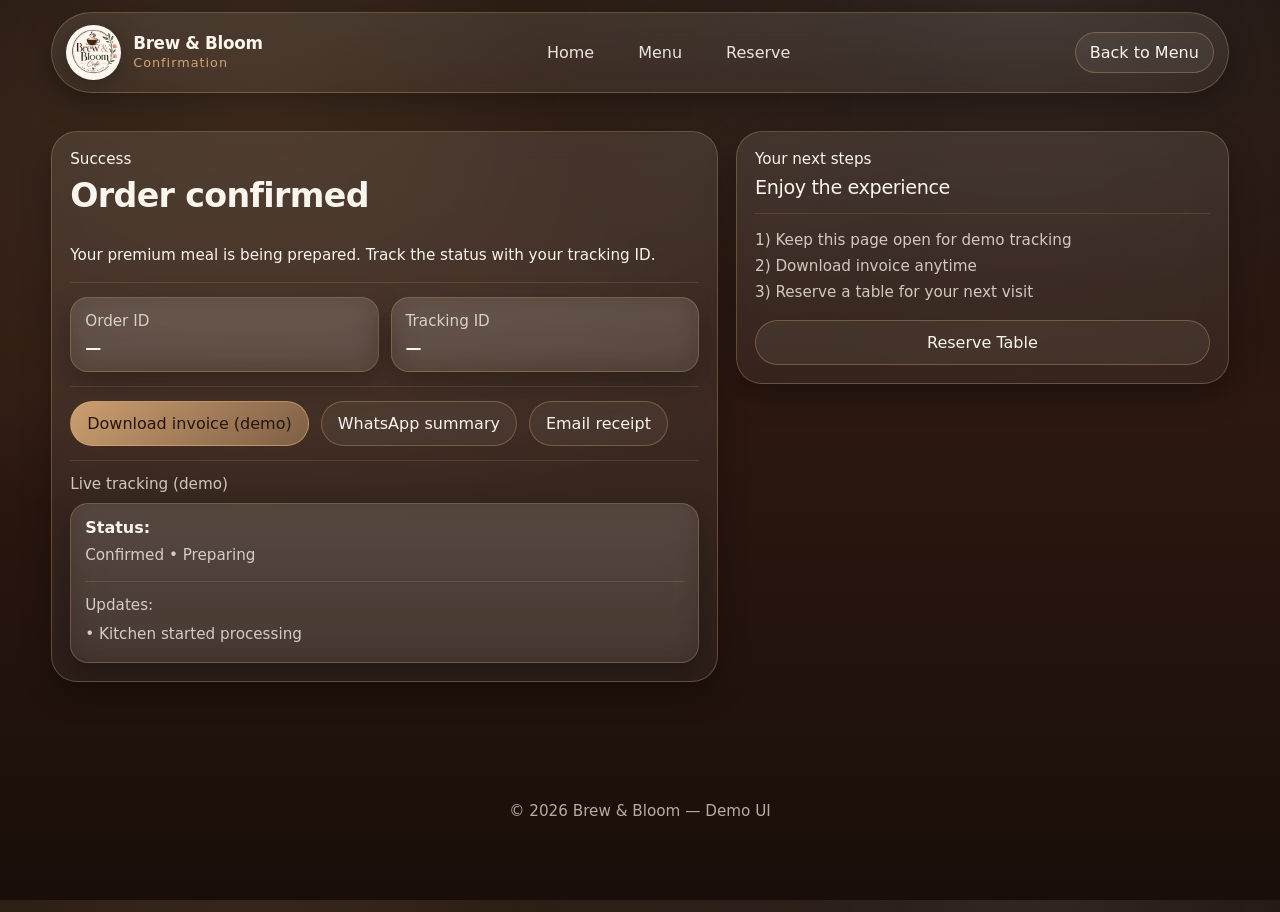
<file: website/confirmation.html>
<!doctype html>
<html lang="en">
<head>
  <meta charset="UTF-8" />
  <meta name="viewport" content="width=device-width, initial-scale=1.0" />
  <meta name="description" content="Order confirmation — tracking, download invoice, WhatsApp/email summary (demo)." />
  <title>Order Confirmed | Brew & Bloom</title>
  <link rel="stylesheet" href="./style.css" />
</head>

<body>
  <header class="navbar">
    <div class="container">
      <div class="navbar-inner glass">
        <div class="brand" role="banner">
          <img src="./image/logo.png" alt="Brew &amp; Bloom logo" class="logo" />
          <div>
            <h1 class="h1" style="font-size:1.05rem;">Brew & Bloom</h1>
            <span>Confirmation</span>
          </div>
        </div>

        <nav class="nav-links" aria-label="Primary">
          <a href="index.html">Home</a>
          <a href="menu.html">Menu</a>
          <a href="reserve.html">Reserve</a>
        </nav>

        <div class="nav-actions">
          <a class="btn btn-ghost ripple" href="menu.html" style="padding:10px 14px">Back to Menu</a>
        </div>
      </div>
    </div>
  </header>

  <!-- Confetti overlay (simple CSS confetti) -->
  <div class="confetti" id="confetti"></div>

  <main class="section" style="padding-top:26px;">
    <div class="container">
      <div class="hero-grid" style="grid-template-columns: 1.15fr .85fr; gap:18px; align-items:start;">
        <section class="glass card" style="padding:18px; border-radius:26px; position:relative; overflow:hidden;">
          <div class="small muted reveal">Success</div>
          <h2 class="h2 reveal" style="margin-top:8px">Order confirmed</h2>
          <p class="small muted reveal" style="margin-top:10px; line-height:1.6">
            Your premium meal is being prepared. Track the status with your tracking ID.
          </p>

          <div class="hr"></div>

          <div class="reveal" style="display:grid; grid-template-columns: 1fr 1fr; gap:12px;">
            <div class="glass card" style="padding:14px; border-radius:18px;">
              <div class="small muted">Order ID</div>
              <div style="font-weight:900; margin-top:8px" data-c-orderid>—</div>
            </div>
            <div class="glass card" style="padding:14px; border-radius:18px;">
              <div class="small muted">Tracking ID</div>
              <div style="font-weight:900; margin-top:8px" data-c-tracking>—</div>
            </div>
          </div>

          <div class="hr"></div>

          <div class="reveal" style="display:flex; gap:12px; flex-wrap:wrap; align-items:center;">
            <a class="btn btn-primary ripple" id="downloadInvoice" href="#" style="justify-content:center">Download invoice (demo)</a>
            <button class="btn btn-ghost ripple" id="whatsappSummary" type="button">WhatsApp summary</button>
            <button class="btn btn-ghost ripple" id="emailReceipt" type="button">Email receipt</button>
          </div>

          <div class="hr"></div>

          <div class="reveal" style="display:grid; gap:10px;">
            <div class="small muted">Live tracking (demo)</div>
            <div class="glass card" style="padding:14px; border-radius:18px">
              <div style="font-weight:900">Status:</div>
              <div class="small muted" style="margin-top:6px; line-height:1.6">
                <span id="trackStage">Confirmed • Preparing</span>
              </div>
              <div class="hr"></div>
              <div class="small muted">Updates:</div>
              <div class="small muted" id="trackUpdates" style="margin-top:8px; line-height:1.7">• Kitchen started processing</div>
            </div>
          </div>
        </section>

        <aside class="glass card" style="padding:18px; border-radius:26px; position:sticky; top:92px;">
          <div class="small muted reveal">Your next steps</div>
          <div class="h2 reveal" style="margin-top:8px; font-size:1.2rem">Enjoy the experience</div>
          <div class="hr"></div>
          <div class="small muted" style="line-height:1.7">
            1) Keep this page open for demo tracking<br/>
            2) Download invoice anytime<br/>
            3) Reserve a table for your next visit
          </div>
          <a class="btn btn-ghost ripple" href="reserve.html" style="width:100%; justify-content:center; margin-top:14px">Reserve Table</a>
        </aside>
      </div>
    </div>
  </main>

  <footer class="footer">
    <div class="container">
      <div class="small muted" style="text-align:center">© <span id="year"></span> Brew & Bloom — Demo UI</div>
    </div>
  </footer>

  <script src="./data.js"></script>
  <script src="./app.js"></script>
  <script>
    document.getElementById('year').textContent = new Date().getFullYear();

    const order = (function(){ try{ return JSON.parse(localStorage.getItem('bb_lastOrder_v1')||'null'); }catch{ return null; } })();
    const cart = (function(){ try{ return JSON.parse(localStorage.getItem('bb_cart_v1')||'[]'); }catch{ return []; } })();

    const set = (sel,val)=>{ const el=document.querySelector(sel); if(el) el.textContent = val || '—'; };
    set('[data-c-orderid]', order?.orderId);
    set('[data-c-tracking]', order?.trackingId);

    // Confetti
    const confetti = document.getElementById('confetti');
    function launchConfetti(){
      if (!confetti) return;
      confetti.innerHTML = '';
      confetti.classList.add('show');
      const count = 120;
      for (let i=0;i<count;i++){
        const d = document.createElement('i');
        const x = Math.random()*100;
        d.style.left = x + '%';
        d.style.animationDelay = (Math.random()*0.25) + 's';
        d.style.transform = `rotate(${Math.floor(Math.random()*180)}deg)`;
        confetti.appendChild(d);
      }
      setTimeout(()=>{ confetti.classList.remove('show'); confetti.innerHTML=''; }, 2000);
    }

    // Tracking demo
    function simulateTracking(){
      const el = document.getElementById('trackStage');
      const updates = document.getElementById('trackUpdates');
      const stages = [
        'Confirmed • Preparing',
        'Cooking started',
        'Packed & ready',
        'Out for delivery'
      ];
      let idx = 0;
      updates.innerHTML = '• Kitchen started processing';
      const t = setInterval(()=>{
        idx++;
        if (idx >= stages.length) { clearInterval(t); return; }
        el.textContent = stages[idx];
        const li = document.createElement('div');
        li.className = '';
        li.textContent = '• ' + (stages[idx]).replace(' • ',' ');
        updates.appendChild(li);
      }, 2500);
    }

    // Invoice download demo
    function fmt(n){ return '₹ ' + Number(n||0).toLocaleString('en-IN'); }

    document.getElementById('downloadInvoice')?.addEventListener('click', (e)=>{
      e.preventDefault();
      const calcTotals = window.BB && window.BB.calcTotals ? window.BB.calcTotals : null;
      const totals = calcTotals ? calcTotals(cart, '') : { grandTotal:0, subtotal:0, gst:0, delivery:0, platformFee:0, packaging:0, discount:0 };
      const lines = [];
      lines.push('Brew & Bloom — Invoice (Demo)');
      lines.push('Order ID: ' + (order?.orderId||'-'));
      lines.push('Invoice: ' + (order?.invoiceNumber||'-'));
      lines.push('Tracking ID: ' + (order?.trackingId||'-'));
      lines.push('Date: ' + (order?.createdAt||'-'));
      lines.push('');
      lines.push('Items:');
      (cart||[]).forEach(it=>{
        const dish = (window.BREWBLOOM_DISHES||[]).find(d=>d.id===it.dishId);
        lines.push('- ' + (dish?.name||it.dishId) + ' x ' + (it.qty||1));
      });
      lines.push('');
      lines.push('Grand Total: ' + fmt(totals.grandTotal));

      const blob = new Blob([lines.join('\n')], {type:'text/plain'});
      const url = URL.createObjectURL(blob);
      const a = document.createElement('a');
      a.href = url;
      a.download = `BrewBloom_Invoice_${order?.invoiceNumber || 'demo'}.txt`;
      document.body.appendChild(a);
      a.click();
      a.remove();
      URL.revokeObjectURL(url);
    });

    // WhatsApp + Email stubs
    document.getElementById('whatsappSummary')?.addEventListener('click', ()=>{
      const msg = encodeURIComponent(`Brew & Bloom order: ${order?.orderId||''}. Tracking: ${order?.trackingId||''}. Thank you!`);
      // best effort: open WhatsApp share link
      window.open(`https://wa.me/?text=${msg}`, '_blank');
    });
    document.getElementById('emailReceipt')?.addEventListener('click', ()=>{
      alert('Email receipt (demo): In a real app, we would send an email to your address.');
    });

    launchConfetti();
    simulateTracking();
  </script>
</body>
</html>
</file>
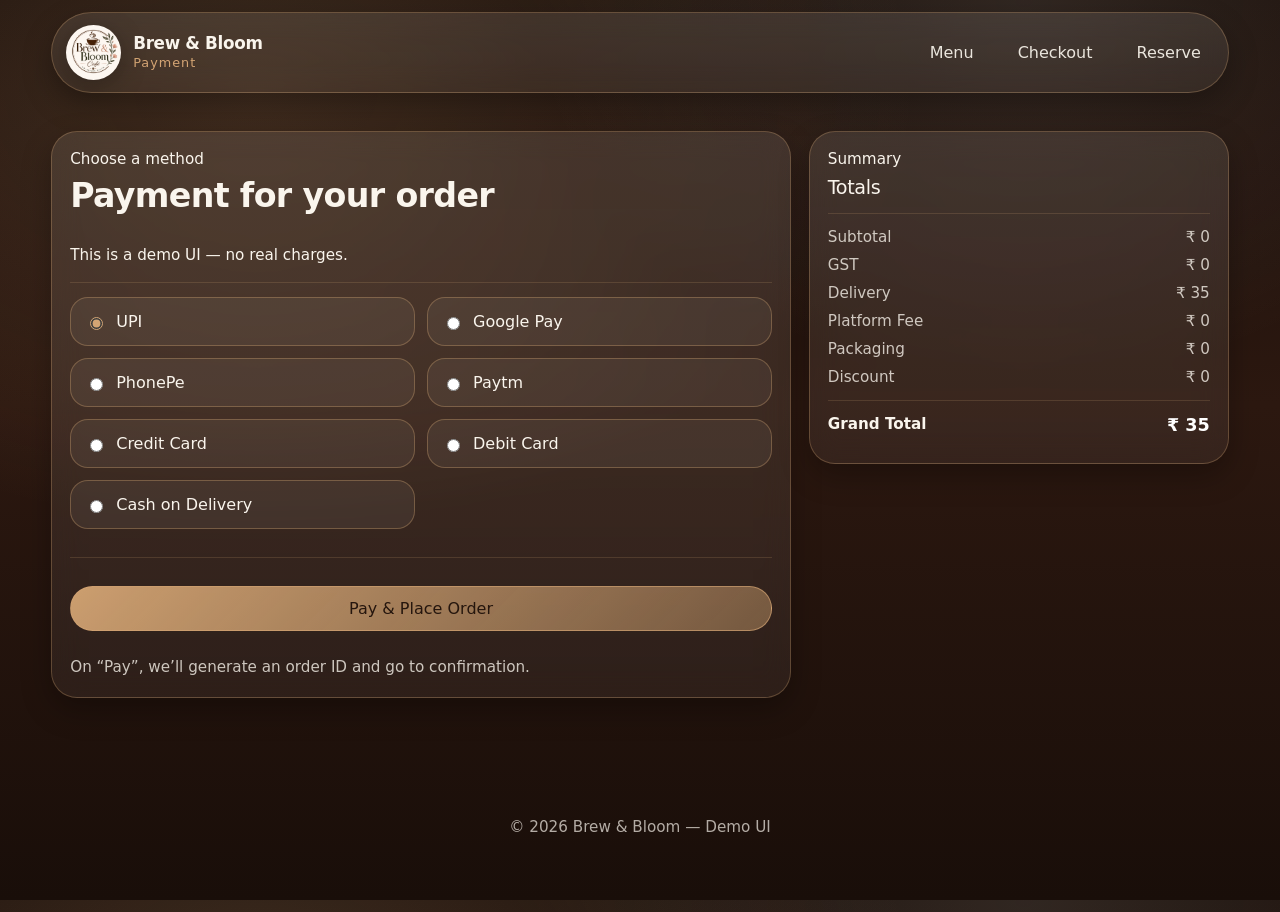
<file: website/payment.html>
<!doctype html>
<html lang="en">
<head>
  <meta charset="UTF-8" />
  <meta name="viewport" content="width=device-width, initial-scale=1.0" />
  <meta name="description" content="Brew & Bloom payment selection (demo)." />
  <title>Payment | Brew & Bloom</title>
  <link rel="stylesheet" href="./style.css" />
</head>

<body>
  <header class="navbar">
    <div class="container">
      <div class="navbar-inner glass">
        <div class="brand" role="banner">
          <img src="./image/logo.png" alt="Brew &amp; Bloom logo" class="logo" />
          <div>
            <h1 class="h1" style="font-size:1.05rem;">Brew &amp; Bloom</h1>
            <span>Payment</span>
          </div>
        </div>
        <nav class="nav-links" aria-label="Primary navigation">
          <a href="menu.html">Menu</a>
          <a href="checkout.html">Checkout</a>
          <a href="reserve.html">Reserve</a>
        </nav>
      </div>
    </div>
  </header>

  <main class="section" style="padding-top:26px;">
    <div class="container">
      <div class="hero-grid" style="grid-template-columns: 1fr 420px; align-items:start; gap:18px;">
        <section class="glass card" style="padding:18px; border-radius:26px;">
          <div class="small muted reveal">Choose a method</div>
          <h2 class="h2 reveal" style="margin-top:8px">Payment for your order</h2>
          <p class="small muted reveal" style="margin-top:8px; line-height:1.6">This is a demo UI — no real charges.</p>

          <div class="hr"></div>

          <form id="paymentForm" class="form" autocomplete="off">
            <div style="display:grid; grid-template-columns: repeat(2, 1fr); gap:12px;">
              <label class="btn btn-ghost ripple" style="justify-content:flex-start; gap:10px; padding:14px 14px; border-radius:18px">
                <input type="radio" name="paymentMethod" value="upi" style="accent-color: var(--accent)" checked /> UPI
              </label>
              <label class="btn btn-ghost ripple" style="justify-content:flex-start; gap:10px; padding:14px 14px; border-radius:18px">
                <input type="radio" name="paymentMethod" value="googlePay" style="accent-color: var(--accent)" /> Google Pay
              </label>
              <label class="btn btn-ghost ripple" style="justify-content:flex-start; gap:10px; padding:14px 14px; border-radius:18px">
                <input type="radio" name="paymentMethod" value="phonePe" style="accent-color: var(--accent)" /> PhonePe
              </label>
              <label class="btn btn-ghost ripple" style="justify-content:flex-start; gap:10px; padding:14px 14px; border-radius:18px">
                <input type="radio" name="paymentMethod" value="paytm" style="accent-color: var(--accent)" /> Paytm
              </label>
              <label class="btn btn-ghost ripple" style="justify-content:flex-start; gap:10px; padding:14px 14px; border-radius:18px">
                <input type="radio" name="paymentMethod" value="creditCard" style="accent-color: var(--accent)" /> Credit Card
              </label>
              <label class="btn btn-ghost ripple" style="justify-content:flex-start; gap:10px; padding:14px 14px; border-radius:18px">
                <input type="radio" name="paymentMethod" value="debitCard" style="accent-color: var(--accent)" /> Debit Card
              </label>
              <label class="btn btn-ghost ripple" style="justify-content:flex-start; gap:10px; padding:14px 14px; border-radius:18px">
                <input type="radio" name="paymentMethod" value="cod" style="accent-color: var(--accent)" /> Cash on Delivery
              </label>
            </div>

            <div class="hr"></div>

            <button class="btn btn-primary ripple" type="submit" style="justify-content:center">Pay & Place Order</button>
            <div class="small muted" style="margin-top:10px; line-height:1.6">On “Pay”, we’ll generate an order ID and go to confirmation.</div>
          </form>
        </section>

        <aside class="glass card" style="padding:18px; border-radius:26px; position:sticky; top:92px;">
          <div class="small muted reveal">Summary</div>
          <div class="h2 reveal" style="margin-top:8px; font-size:1.2rem">Totals</div>
          <div class="hr"></div>

          <div class="line"><div class="small muted">Subtotal</div><div class="small muted" data-t-subtotal>₹ 0</div></div>
          <div class="line"><div class="small muted">GST</div><div class="small muted" data-t-gst>₹ 0</div></div>
          <div class="line"><div class="small muted">Delivery</div><div class="small muted" data-t-delivery>₹ 0</div></div>
          <div class="line"><div class="small muted">Platform Fee</div><div class="small muted" data-t-platform>₹ 0</div></div>
          <div class="line"><div class="small muted">Packaging</div><div class="small muted" data-t-packaging>₹ 0</div></div>
          <div class="line"><div class="small muted">Discount</div><div class="small muted" data-t-discount>₹ 0</div></div>
          <div class="hr"></div>
          <div class="line"><div><b>Grand Total</b></div><div class="total" data-t-grand>₹ 0</div></div>
        </aside>
      </div>
    </div>
  </main>

  <footer class="footer">
    <div class="container">
      <div class="small muted" style="text-align:center">© <span id="year"></span> Brew & Bloom — Demo UI</div>
    </div>
  </footer>

  <script src="./data.js"></script>
  <script src="./app.js"></script>
  <script>
    document.getElementById('year').textContent = new Date().getFullYear();

    const draftKey = 'bb_orderDraft_v1';
    function loadDraft(){ try{ return JSON.parse(localStorage.getItem(draftKey)||'{}'); }catch{ return {}; } }

    function genId(prefix){
      const t = Date.now().toString().slice(-6);
      const r = Math.floor(Math.random()*900+100).toString();
      return prefix + '-' + t + r;
    }

    // Try to compute totals using app.js helpers if available
    function renderTotals(){
      const cart = (window.BB && window.BB.loadCart) ? window.BB.loadCart() : [];
      const couponInput = document.querySelector('[data-coupon]');
      const couponCode = couponInput ? couponInput.value : '';
      const calcTotals = window.BB && window.BB.calcTotals;
      if (!calcTotals) return;
      const totals = calcTotals(cart, couponCode);
      const set = (sel, val) => {
        const el = document.querySelector(sel);
        if (!el) return;
        el.textContent = '₹ ' + Number(val||0).toLocaleString('en-IN');
      };
      set('[data-t-subtotal]', totals.subtotal);
      set('[data-t-gst]', totals.gst);
      set('[data-t-delivery]', totals.delivery);
      set('[data-t-platform]', totals.platformFee);
      set('[data-t-packaging]', totals.packaging);
      set('[data-t-discount]', totals.discount);
      set('[data-t-grand]', totals.grandTotal);
    }

    renderTotals();

    document.getElementById('paymentForm').addEventListener('submit', (e)=>{
      e.preventDefault();
      const method = document.querySelector('input[name="paymentMethod"]:checked')?.value || 'upi';
      const draft = loadDraft();

      const payment = {
        method,
        paidAt: new Date().toISOString(),
        transactionId: genId('TX')
      };

      const order = {
        orderId: genId('ORD'),
        invoiceNumber: 'INV-' + Date.now(),
        status: 'Confirmed',
        trackingId: genId('TRK'),
        createdAt: new Date().toISOString(),
        payment,
        deliveryMode: draft.deliveryMode || 'homeDelivery'
      };

      localStorage.setItem('bb_lastOrder_v1', JSON.stringify(order));

      window.location.href = 'confirmation.html';
    });
  </script>
</body>
</html>
</file>
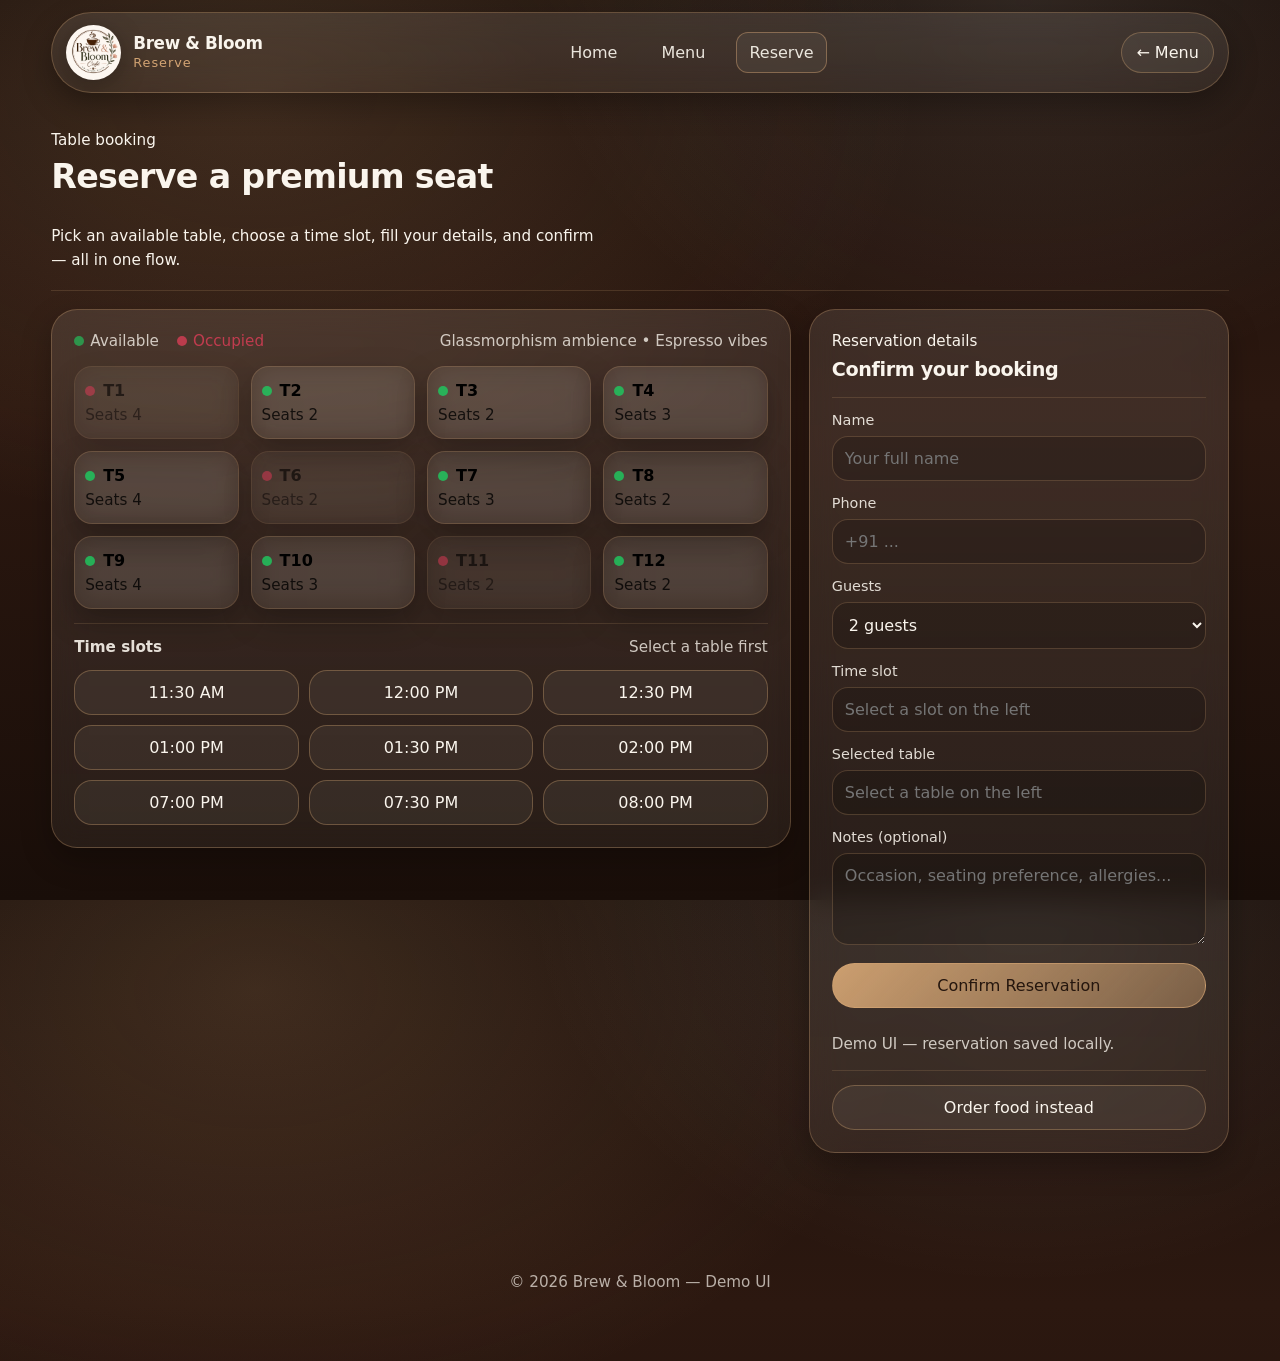
<file: website/reserve.html>
<!doctype html>
<html lang="en">
<head>
  <meta charset="UTF-8" />
  <meta name="viewport" content="width=device-width, initial-scale=1.0" />
  <meta name="description" content="Brew & Bloom table reservations — premium booking UI (demo)." />
  <title>Reserve Table | Brew &amp; Bloom</title>
  <link rel="stylesheet" href="./style.css" />
</head>

<body>

  <!-- ═══════════════════════════ NAVBAR ═══════════════════════════ -->
  <header class="navbar">
    <div class="container">
      <div class="navbar-inner glass">

        <!-- Brand -->
        <div class="brand" role="banner">
          <img src="./image/logo.png" alt="Brew &amp; Bloom logo" class="logo" />
          <div>
            <h1 class="h1" style="font-size:1.05rem;">Brew &amp; Bloom</h1>
            <span>Reserve</span>
          </div>
        </div><!-- /.brand -->

        <!-- Nav links -->
        <nav class="nav-links" aria-label="Primary navigation">
          <a href="index.html">Home</a>
          <a href="menu.html">Menu</a>
          <a href="reserve.html"
             style="border-color:rgba(212,165,116,.45); background:rgba(250,245,237,.06);">Reserve</a>
        </nav>

        <!-- Actions -->
        <div class="nav-actions">
          <a class="btn btn-ghost ripple" href="menu.html" style="padding:10px 14px;">← Menu</a>
        </div>

      </div><!-- /.navbar-inner -->
    </div><!-- /.container -->
  </header>

  <!-- ═══════════════════════════ MAIN ════════════════════════════ -->
  <main class="section" style="padding-top:26px;">
    <div class="container">

      <!-- Page heading -->
      <div class="small muted reveal">Table booking</div>
      <h2 class="h2 reveal" style="margin-top:8px;">Reserve a premium seat</h2>
      <p class="small muted reveal" style="margin-top:8px; line-height:1.6; max-width:560px;">
        Pick an available table, choose a time slot, fill your details, and confirm — all in one flow.
      </p>

      <div class="hr" style="margin-top:18px;"></div>

      <!-- Two-column layout -->
      <div class="hero-grid" style="grid-template-columns:1fr 420px; gap:18px; align-items:start; margin-top:18px;">

        <!-- ── LEFT: Floor plan + slots ── -->
        <section class="glass card" style="padding:22px; border-radius:26px;">

          <!-- Legend -->
          <div class="reveal" style="display:flex; gap:18px; flex-wrap:wrap;
               align-items:center; justify-content:space-between; margin-bottom:16px;">
            <div class="small muted" style="display:flex; gap:18px; align-items:center;">
              <span style="display:inline-flex; align-items:center; gap:6px;">
                <span style="width:10px;height:10px;border-radius:50%;
                             background:rgba(34,197,94,.85); display:inline-block;"></span>
                Available
              </span>
              <span style="display:inline-flex; align-items:center; gap:6px;
                           color:rgba(244,63,94,.9);">
                <span style="width:10px;height:10px;border-radius:50%;
                             background:rgba(244,63,94,.85); display:inline-block;"></span>
                Occupied
              </span>
            </div>
            <div class="small muted">Glassmorphism ambience • Espresso vibes</div>
          </div><!-- /.legend -->

          <!-- Floor grid (filled by JS) -->
          <div class="floor" id="floorGrid" aria-label="Tables grid"></div>

          <div class="hr"></div>

          <!-- Time slots -->
          <div style="display:flex; gap:12px; flex-wrap:wrap;
               align-items:center; justify-content:space-between; margin-bottom:14px;">
            <div class="small" style="font-weight:700;">Time slots</div>
            <div class="small muted" id="slotHint">Select a table first</div>
          </div><!-- /.slots header -->

          <div style="display:grid; grid-template-columns:repeat(3,1fr); gap:10px;"
               id="slotGrid"></div>

        </section><!-- /.left section -->

        <!-- ── RIGHT: Booking form ── -->
        <aside class="glass card"
               style="padding:22px; border-radius:26px; position:sticky; top:92px;">

          <div class="small muted reveal">Reservation details</div>
          <h2 class="h2 reveal" style="margin-top:8px; font-size:1.2rem;">Confirm your booking</h2>
          <div class="hr"></div>

          <div class="form">

            <div class="field">
              <label class="label" for="rName">Name</label>
              <input class="input" id="rName" placeholder="Your full name" autocomplete="name" />
            </div>

            <div class="field">
              <label class="label" for="rPhone">Phone</label>
              <input class="input" id="rPhone" placeholder="+91 ..." type="tel" autocomplete="tel" />
            </div>

            <div class="field">
              <label class="label" for="rGuests">Guests</label>
              <select class="input" id="rGuests">
                <option value="1">1 guest</option>
                <option value="2" selected>2 guests</option>
                <option value="3">3 guests</option>
                <option value="4">4 guests</option>
                <option value="5">5 guests</option>
                <option value="6">6 guests</option>
                <option value="7">7 guests</option>
                <option value="8">8 guests</option>
              </select>
            </div>

            <div class="field">
              <label class="label" for="rSlot">Time slot</label>
              <input class="input" id="rSlot" placeholder="Select a slot on the left"
                     readonly aria-readonly="true" />
            </div>

            <div class="field">
              <label class="label" for="rTable">Selected table</label>
              <input class="input" id="rTable" placeholder="Select a table on the left"
                     readonly aria-readonly="true" />
            </div>

            <div class="field">
              <label class="label" for="rNotes">Notes (optional)</label>
              <textarea class="input" id="rNotes"
                        placeholder="Occasion, seating preference, allergies..."></textarea>
            </div>

            <button class="btn btn-primary ripple" id="reserveBtn"
                    type="button" style="justify-content:center; margin-top:4px;">
              Confirm Reservation
            </button>

            <!-- Status message -->
            <div class="small muted" id="reserveStatus"
                 style="margin-top:10px; line-height:1.6; min-height:20px;">
              Demo UI — reservation saved locally.
            </div>

          </div><!-- /.form -->

          <div class="hr"></div>

          <a class="btn btn-ghost ripple" href="menu.html"
             style="width:100%; justify-content:center;">
            Order food instead
          </a>

        </aside><!-- /.right aside -->

      </div><!-- /.hero-grid -->
    </div><!-- /.container -->
  </main>

  <!-- ═══════════════════════════ FOOTER ══════════════════════════ -->
  <footer class="footer">
    <div class="container">
      <div class="small muted" style="text-align:center;">
        © <span id="year"></span> Brew &amp; Bloom — Demo UI
      </div>
    </div><!-- /.container -->
  </footer>

  <!-- ═══════════════════════════ SCRIPTS ═════════════════════════ -->
  <script src="./data.js"></script>
  <script src="./app.js"></script>
  <script>
    'use strict';

    // ── Year ──────────────────────────────────────────────────────
    document.getElementById('year').textContent = new Date().getFullYear();

    // ── Mock floor plan data ──────────────────────────────────────
    const tables = Array.from({ length: 12 }, (_, i) => ({
      id       : 'T' + (i + 1),
      capacity : (i % 4 === 0) ? 4 : (i % 3 === 0 ? 3 : 2),
      occupied : (i % 5 === 0)          // T1, T6, T11 pre-occupied
    }));

    // ── DOM refs ──────────────────────────────────────────────────
    const floorGrid  = document.getElementById('floorGrid');
    const slotGrid   = document.getElementById('slotGrid');
    const slotHint   = document.getElementById('slotHint');
    const rTableEl   = document.getElementById('rTable');
    const rSlotEl    = document.getElementById('rSlot');
    const statusEl   = document.getElementById('reserveStatus');

    // ── State ─────────────────────────────────────────────────────
    let selectedTable = null;
    let selectedSlot  = null;

    // ── Time slots ────────────────────────────────────────────────
    const slots = [
      '11:30 AM', '12:00 PM', '12:30 PM',
      '01:00 PM', '01:30 PM', '02:00 PM',
      '07:00 PM', '07:30 PM', '08:00 PM'
    ];

    // ── Render floor grid ─────────────────────────────────────────
    function renderTables() {
      floorGrid.innerHTML = '';

      tables.forEach(t => {
        const btn = document.createElement('button');
        btn.type      = 'button';
        btn.className = 'table-pill glass card';
        btn.setAttribute('data-state', t.occupied ? 'occupied' : 'available');
        btn.setAttribute('aria-label',
          `Table ${t.id}, seats ${t.capacity}, ${t.occupied ? 'occupied' : 'available'}`);

        btn.innerHTML = `
          <div style="display:flex; align-items:center; gap:8px; width:100%;">
            <span class="dot"></span>
            <span style="font-weight:900;">${t.id}</span>
          </div>
          <div class="small muted">Seats ${t.capacity}</div>
        `;

        btn.addEventListener('click', () => {
          if (t.occupied) {
            slotHint.textContent = `${t.id} is occupied — pick another table.`;
            selectedTable = null;
            rTableEl.value = '';
            rSlotEl.value  = '';
            selectedSlot   = null;
            highlightSlot(null);
            return;
          }
          // deselect previous
          floorGrid.querySelectorAll('.table-pill').forEach(b =>
            b.style.borderColor = '');

          selectedTable        = t;
          rTableEl.value       = `${t.id} (Seats ${t.capacity})`;
          btn.style.borderColor = 'rgba(212,165,116,.8)';
          slotHint.textContent  = `${t.id} selected — choose a time slot.`;
        });

        floorGrid.appendChild(btn);
      });
    }

    // ── Render time slots ─────────────────────────────────────────
    function renderSlots() {
      slotGrid.innerHTML = '';

      slots.forEach(s => {
        const btn = document.createElement('button');
        btn.type      = 'button';
        btn.className = 'btn btn-ghost ripple';
        btn.dataset.slot = s;
        btn.style.cssText = 'padding:12px 10px; border-radius:18px; justify-content:center;';
        btn.textContent   = s;

        btn.addEventListener('click', () => {
          if (!selectedTable) {
            slotHint.textContent = 'Select an available table first.';
            return;
          }
          selectedSlot   = s;
          rSlotEl.value  = s;
          slotHint.textContent = 'Slot selected — ready to confirm.';
          highlightSlot(s);
        });

        slotGrid.appendChild(btn);
      });
    }

    // ── Highlight active slot button ──────────────────────────────
    function highlightSlot(active) {
      slotGrid.querySelectorAll('[data-slot]').forEach(btn => {
        btn.style.borderColor    = '';
        btn.style.background     = '';
        btn.style.color          = '';
        btn.style.fontWeight     = '';
        if (active && btn.dataset.slot === active) {
          btn.style.borderColor  = 'rgba(212,165,116,.8)';
          btn.style.background   = 'rgba(212,165,116,.18)';
          btn.style.color        = 'var(--white)';
          btn.style.fontWeight   = '700';
        }
      });
    }

    // ── Confirm reservation ───────────────────────────────────────
    document.getElementById('reserveBtn').addEventListener('click', () => {
      const name   = document.getElementById('rName').value.trim();
      const phone  = document.getElementById('rPhone').value.trim();
      const guests = Number(document.getElementById('rGuests').value || '2');
      const slot   = rSlotEl.value.trim();

      // Validation
      if (!name || !phone) {
        setStatus('⚠️ Enter your name and phone to continue.', 'warn');
        return;
      }
      if (!selectedTable) {
        setStatus('⚠️ Select an available table from the floor plan.', 'warn');
        return;
      }
      if (!slot) {
        setStatus('⚠️ Select a time slot.', 'warn');
        return;
      }
      if (guests > selectedTable.capacity) {
        setStatus(
          `⚠️ Table ${selectedTable.id} seats only ${selectedTable.capacity}. ` +
          `Reduce guests or pick a larger table.`, 'warn');
        return;
      }

      // Build reservation object
      const reservation = {
        reservationId : 'RSV-' + Date.now().toString().slice(-6),
        table         : selectedTable.id,
        capacity      : selectedTable.capacity,
        guests,
        slot,
        name,
        phone,
        notes         : document.getElementById('rNotes').value.trim(),
        createdAt     : new Date().toISOString()
      };

      // Persist
      localStorage.setItem('bb_lastReservation_v1', JSON.stringify(reservation));

      // Success UI
      setStatus(
        `<b style="color:var(--success)">✓ Reserved!</b>&nbsp; ID: <b>${reservation.reservationId}</b><br/>
         Table <b>${reservation.table}</b> &bull; <b>${reservation.guests}</b> guest(s) &bull; <b>${reservation.slot}</b>`,
        'ok'
      );

      // Mark table visually occupied in this session
      selectedTable.occupied = true;
      renderTables();
      selectedTable = null;
      selectedSlot  = null;
      highlightSlot(null);
    });

    // ── Status helper ─────────────────────────────────────────────
    function setStatus(html, type) {
      statusEl.innerHTML = html;
      statusEl.style.color = type === 'warn'
        ? 'rgba(244,63,94,.9)'
        : type === 'ok'
          ? 'var(--success)'
          : '';
    }

    // ── Init ──────────────────────────────────────────────────────
    renderTables();
    renderSlots();
  </script>

</body>
</html>
</file>
<file: website/style.css>
:root{
  --bg:#2C1810;
  --bg2:#4A2C1A;
  --accent:#D4A574;
  --cream:#FAF5ED;
  --white:#FFFFFF;
  --success:#22C55E;
  --glass: rgba(250,245,237,.08);
  --glass2: rgba(250,245,237,.12);
  --stroke: rgba(212,165,116,.35);
  --shadow: 0 18px 60px rgba(0,0,0,.35);
  --shadow2: 0 12px 30px rgba(0,0,0,.28);
  --radius: 18px;
  --radius2: 26px;
  --ease: cubic-bezier(.2,.8,.2,1);
}

*{box-sizing:border-box}
html,body{height:100%}
body{
  margin:0;
  background:
    radial-gradient(1200px 800px at 20% 10%, rgba(212,165,116,.18), transparent 55%),
    radial-gradient(900px 700px at 80% 0%, rgba(250,245,237,.10), transparent 55%),
    linear-gradient(180deg, #1a0f0a 0%, var(--bg) 45%, #190e09 100%);
  color:var(--cream);
  font-family: ui-sans-serif, system-ui, -apple-system, Segoe UI, Roboto, Helvetica, Arial, "Apple Color Emoji","Segoe UI Emoji";
  overflow-x:hidden;
}

a{color:inherit; text-decoration:none}
button,input,select,textarea{font:inherit}

/* Premium typography */
.h1{font-size: clamp(2rem, 4vw, 3.5rem); letter-spacing:-.02em; line-height:1.05;}
.h2{font-size: clamp(1.4rem, 2.6vw, 2.2rem); letter-spacing:-.02em;}
.small{font-size:.95rem; opacity:.9}
.muted{opacity:.78}

/* Layout */
.container{width:min(1200px, 92vw); margin:0 auto;}
.section{padding: 72px 0; position:relative;}
.section-tight{padding: 48px 0;}

/* Glass components */
.glass{
  background: linear-gradient(180deg, rgba(250,245,237,.10), rgba(250,245,237,.06));
  border: 1px solid rgba(212,165,116,.30);
  backdrop-filter: blur(14px);
  -webkit-backdrop-filter: blur(14px);
  box-shadow: var(--shadow2);
}

.card{
  border-radius: var(--radius);
  overflow:hidden;
}

/* Navbar */
.navbar{
  position:sticky; top:0; z-index:50;
}
.navbar-inner{
  display:flex; align-items:center; justify-content:space-between;
  gap:14px; padding: 12px 14px;
  margin: 12px auto;
  border-radius: 999px;
}
.brand{
    display:flex;
    align-items:center;
    gap:12px;
}

/* Logo Image */
.logo{
    width:55px;
    height:55px;
    object-fit:contain;
    border-radius:50%;
    transition:all .3s ease;
    filter:drop-shadow(0 6px 12px rgba(0,0,0,.25));
}

.logo:hover{
    transform:scale(1.08) rotate(-3deg);
}

/* Text */
.brand h1{
    margin:0;
    font-size:1.1rem;
    font-weight:700;
    color:#FAF5ED;
}

.brand span{
    display:block;
    font-size:.8rem;
    color:#D4A574;
    margin-top:2px;
    letter-spacing:1px;
}
.nav-links{display:flex; gap:18px; align-items:center;}
.nav-links a{
  padding:10px 12px; border-radius: 12px;
  transition: transform .2s var(--ease), background .2s var(--ease), border-color .2s var(--ease);
  border:1px solid transparent;
  color: rgba(250,245,237,.92);
}
.nav-links a:hover{
  transform: translateY(-2px);
  background: rgba(250,245,237,.06);
  border-color: rgba(212,165,116,.28);
}

/* Search */
.search{
  display:flex; align-items:center; gap:10px;
  padding:10px 12px; border-radius: 999px;
}
.search input{
  width: 240px; max-width: 35vw;
  border:0; outline:none;
  background: transparent;
  color: var(--cream);
}
.search input::placeholder{color: rgba(250,245,237,.55)}

/* Buttons */
.btn{
  position:relative;
  display:inline-flex; align-items:center; justify-content:center; gap:10px;
  padding: 12px 16px;
  border-radius: 999px;
  border: 1px solid rgba(212,165,116,.35);
  background: rgba(250,245,237,.08);
  color: var(--cream);
  cursor:pointer;
  transition: transform .2s var(--ease), box-shadow .2s var(--ease), background .2s var(--ease);
  user-select:none;
}
.btn:hover{transform: translateY(-2px); box-shadow: 0 16px 40px rgba(0,0,0,.35); background: rgba(250,245,237,.11)}
.btn:active{transform: translateY(0px) scale(.99)}

.btn-primary{
  background: linear-gradient(135deg, rgba(212,165,116,.95), rgba(212,165,116,.42));
  color: #25160e;
  border-color: rgba(212,165,116,.65);
}
.btn-primary:hover{background: linear-gradient(135deg, rgba(212,165,116,1), rgba(212,165,116,.55));}

.btn-ghost{background: rgba(250,245,237,.06)}

/* Ripple */
.ripple{overflow:hidden}
.ripple::after{
  content:""; position:absolute; inset:0;
  background: radial-gradient(circle at var(--x,50%) var(--y,50%), rgba(250,245,237,.35), transparent 50%);
  opacity:0; transition: opacity .25s var(--ease);
}
.ripple:hover::after{opacity:1}

/* Hero */
.hero{
  min-height: 92vh;
  padding: 32px 0 60px;
  position:relative;
}
.hero-grid{display:grid; grid-template-columns: 1.2fr .8fr; gap: 22px; align-items:center;}
.hero-panel{
  padding: 28px;
  border-radius: var(--radius2);
}
.hero-bg{
  position:absolute; inset:0;
  overflow:hidden;
  z-index:-1;
}
.hero-bg::before{
  content:""; position:absolute; inset:-80px;
  background:
    radial-gradient(900px 680px at 15% 20%, rgba(212,165,116,.20), transparent 60%),
    radial-gradient(800px 600px at 80% 10%, rgba(250,245,237,.12), transparent 60%),
    linear-gradient(180deg, rgba(0,0,0,.25), rgba(0,0,0,.55));
}
.hero-bg::after{
  content:""; position:absolute; left:-10%; right:-10%; top:-35%; height:220px;
  background: linear-gradient(90deg, transparent, rgba(212,165,116,.22), transparent);
  transform: rotate(-8deg);
  filter: blur(6px);
  opacity:.7;
  animation: sweep 7s var(--ease) infinite;
}
@keyframes sweep{
  0%,100%{transform: translateX(-6%) rotate(-8deg); opacity:.45}
  50%{transform: translateX(6%) rotate(-8deg); opacity:.8}
}

/* Steam */
.steam{position:absolute; inset:0; pointer-events:none; z-index:0}
.steam i{
  position:absolute; bottom: 14%; left: 50%; width: 8px; height: 180px;
  border-radius: 999px;
  background: linear-gradient(180deg, rgba(250,245,237,.0), rgba(250,245,237,.25), rgba(212,165,116,.18), rgba(250,245,237,0));
  filter: blur(4px);
  opacity:.8;
  animation: steamUp 3.8s var(--ease) infinite;
}
.steam i:nth-child(1){left:46%; animation-delay: .0s; transform: rotate(-6deg)}
.steam i:nth-child(2){left:52%; animation-delay: .6s; height: 200px; transform: rotate(6deg)}
.steam i:nth-child(3){left:56%; animation-delay: 1.1s; height: 170px; transform: rotate(2deg)}
.steam i:nth-child(4){left:40%; animation-delay: 1.5s; height: 210px; transform: rotate(-10deg)}
@keyframes steamUp{
  0%{transform: translate(-50%, 0) scale(.95); opacity:0}
  20%{opacity:.75}
  100%{transform: translate(-50%, -120px) scale(1.25); opacity:0}
}

/* Dishes */
.dish-grid{display:grid; grid-template-columns: repeat(3, 1fr); gap: 16px;}
@media (max-width: 980px){.hero-grid{grid-template-columns: 1fr;}.dish-grid{grid-template-columns: repeat(2, 1fr);}}
@media (max-width: 560px){.dish-grid{grid-template-columns: 1fr;}.search input{width: 160px;}}

.dish-card{
  border-radius: 20px;
  border: 1px solid rgba(212,165,116,.25);
  background: rgba(250,245,237,.06);
  box-shadow: 0 12px 30px rgba(0,0,0,.22);
  overflow:hidden;
  transform: translateZ(0);
  transition: transform .22s var(--ease), box-shadow .22s var(--ease), border-color .22s var(--ease), background .22s var(--ease);
}
.dish-card:hover{
  transform: translateY(-6px) scale(1.01);
  box-shadow: 0 22px 70px rgba(0,0,0,.45);
  border-color: rgba(212,165,116,.55);
  background: rgba(250,245,237,.08);
}

.dish-img{
  height: 168px;
  background: radial-gradient(circle at 30% 20%, rgba(250,245,237,.18), rgba(212,165,116,.10) 40%, rgba(44,24,16,.2) 70%),
              linear-gradient(135deg, rgba(212,165,116,.25), rgba(250,245,237,.04));
  position:relative;
  overflow:hidden;
}
.dish-img img{
  width:100%; height:100%; object-fit:cover;
  transform: scale(1.02);
  transition: transform .35s var(--ease);
}
.dish-card:hover .dish-img img{transform: scale(1.12)}

.dish-img::after{
  content:""; position:absolute; inset:0;
  background: linear-gradient(180deg, rgba(0,0,0,0), rgba(0,0,0,.45));
}

.dish-body{padding: 14px; display:flex; flex-direction:column; gap:10px;}
.dish-title{display:flex; align-items:flex-start; justify-content:space-between; gap:10px;}
.dish-title h3{margin:0; font-size:1rem; line-height:1.2}

.badges{display:flex; flex-wrap:wrap; gap:8px;}
.badge{
  font-size:.78rem;
  padding: 6px 10px;
  border-radius: 999px;
  border:1px solid rgba(212,165,116,.35);
  background: rgba(212,165,116,.12);
  color: rgba(250,245,237,.92);
}
.badge-gold{background: rgba(212,165,116,.20)}
.badge-green{border-color: rgba(34,197,94,.55); background: rgba(34,197,94,.12)}
.badge-red{border-color: rgba(244,63,94,.55); background: rgba(244,63,94,.12)}
.badge-discount{border-color: rgba(212,165,116,.65); background: rgba(212,165,116,.22)}

.icon-btn{
  width: 40px; height: 40px;
  border-radius: 14px;
  border:1px solid rgba(212,165,116,.30);
  background: rgba(250,245,237,.06);
  display:flex; align-items:center; justify-content:center;
  cursor:pointer;
  transition: transform .2s var(--ease), background .2s var(--ease), border-color .2s var(--ease);
}
.icon-btn:hover{transform: translateY(-2px); background: rgba(250,245,237,.10); border-color: rgba(212,165,116,.55)}

.dish-actions{display:flex; gap:10px; align-items:center;}

/* Drawer cart */
.drawer-overlay{
  position:fixed; inset:0; background: rgba(0,0,0,.55);
  backdrop-filter: blur(4px);
  z-index:80;
  display:none;
}
.drawer{
  position:fixed; top:0; right:0; height:100vh; width: min(430px, 92vw);
  z-index:90;
  transform: translateX(102%);
  transition: transform .35s var(--ease);
  display:flex; flex-direction:column;
}
.drawer.open{transform: translateX(0)}
.drawer-overlay.open{display:block}

.drawer-header{padding: 14px 16px; display:flex; align-items:center; justify-content:space-between;}
.drawer-body{padding: 10px 16px 16px; overflow:auto; flex:1;}
.drawer-footer{padding: 16px; border-top: 1px solid rgba(212,165,116,.20)}

.line{display:flex; justify-content:space-between; gap:12px; margin: 10px 0; font-size:.95rem;}
.total{font-size:1.1rem; font-weight:700; color: var(--white)}

.cart-item{display:grid; grid-template-columns: 54px 1fr auto; gap: 12px; align-items:center;
  padding: 12px; border-radius: 16px; border: 1px solid rgba(212,165,116,.18); background: rgba(250,245,237,.05);
}
.cart-item img{width:54px; height:54px; border-radius: 16px; object-fit:cover; border:1px solid rgba(212,165,116,.25)}
.cart-item .name{font-weight:700}
.cart-item .meta{opacity:.78; font-size:.88rem}

.qty{display:flex; align-items:center; gap:8px}
.qty button{width:36px; height:36px; border-radius: 14px; border:1px solid rgba(212,165,116,.28); background: rgba(250,245,237,.06); color: var(--cream); cursor:pointer}
.qty span{min-width:22px; text-align:center; font-weight:700}

/* Modals */
.modal-overlay{position:fixed; inset:0; z-index:100; background: rgba(0,0,0,.62); display:none;}
.modal-overlay.open{display:block}
.modal{
  width: min(860px, 94vw);
  max-height: 90vh;
  overflow-y: auto;
  margin: 4vh auto;
  border-radius: 22px;
  border:1px solid rgba(212,165,116,.35);
  background: linear-gradient(180deg, rgba(250,245,237,.10), rgba(250,245,237,.06));
  box-shadow: var(--shadow);
  transform: translateY(12px); opacity:0;
  transition: opacity .25s var(--ease), transform .25s var(--ease);
}
.modal.open{transform: translateY(0); opacity:1}

/* Forms */
.form{
  display:grid; gap: 14px;
}
.field{display:flex; flex-direction:column; gap:8px}
.label{font-size:.9rem; opacity:.88}
.input, select, textarea{
  border-radius: 16px;
  border: 1px solid rgba(212,165,116,.25);
  background: rgba(0,0,0,.18);
  color: var(--cream);
  padding: 12px 12px;
  outline:none;
}
textarea{min-height: 92px; resize: vertical}

/* Footer */
.footer{padding: 48px 0 70px; color: rgba(250,245,237,.88)}
.footer-grid{display:grid; grid-template-columns: 1.2fr 1fr 1fr; gap: 22px;}
@media (max-width: 860px){.footer-grid{grid-template-columns: 1fr;}}

/* Scroll reveal */
.reveal{opacity:0; transform: translateY(16px)}
.reveal.in{opacity:1; transform: translateY(0); transition: opacity .6s var(--ease), transform .6s var(--ease)}

/* Skeleton */
.skeleton{
  background: linear-gradient(90deg, rgba(250,245,237,.05), rgba(212,165,116,.18), rgba(250,245,237,.05));
  background-size: 200% 100%;
  animation: sk 1.2s var(--ease) infinite;
}
@keyframes sk{0%{background-position: 0% 0}100%{background-position: -200% 0}}

/* Utility */
.hidden{display:none}
.hr{height:1px; background: rgba(212,165,116,.18); margin: 14px 0}

/* Mobile nav */
.hamburger{display:none}
@media (max-width: 880px){
  .nav-links{display:none}
  .hamburger{display:flex}
  .search{display:none}
}

/* Table booking */
.floor{
  display:grid;
  grid-template-columns: repeat(4, 1fr);
  gap: 12px;
}
@media (max-width: 760px){.floor{grid-template-columns: repeat(3, 1fr)}}
@media (max-width: 520px){.floor{grid-template-columns: repeat(2, 1fr)}}

.table-pill{
  padding: 14px 10px;
  border-radius: 18px;
  border:1px solid rgba(212,165,116,.22);
  background: rgba(250,245,237,.05);
  cursor:pointer;
  display:flex; flex-direction:column; gap:6px; align-items:flex-start;
  transition: transform .2s var(--ease), border-color .2s var(--ease), background .2s var(--ease);
}
.table-pill:hover{transform: translateY(-3px); border-color: rgba(212,165,116,.55); background: rgba(250,245,237,.08)}
.table-pill[data-state="occupied"]{opacity:.55; cursor:not-allowed}
.table-pill[data-state="occupied"]:hover{transform:none; border-color: rgba(212,165,116,.22); background: rgba(250,245,237,.05)}
.table-pill .dot{width:10px; height:10px; border-radius: 50%; background: rgba(34,197,94,.85)}
.table-pill[data-state="occupied"] .dot{background: rgba(244,63,94,.85)}

/* Confetti */
.confetti{position:fixed; inset:0; pointer-events:none; z-index:999; display:none}
.confetti.show{display:block}
.confetti i{position:absolute; width:10px; height:14px; background: #D4A574; top:-20px; left: var(--x); opacity:.95; transform: rotate(0deg); animation: conf 1.6s ease-out forwards}
@keyframes conf{0%{transform: translateY(0) rotate(0deg)}100%{transform: translateY(120vh) rotate(320deg); opacity:0}}
</file>
